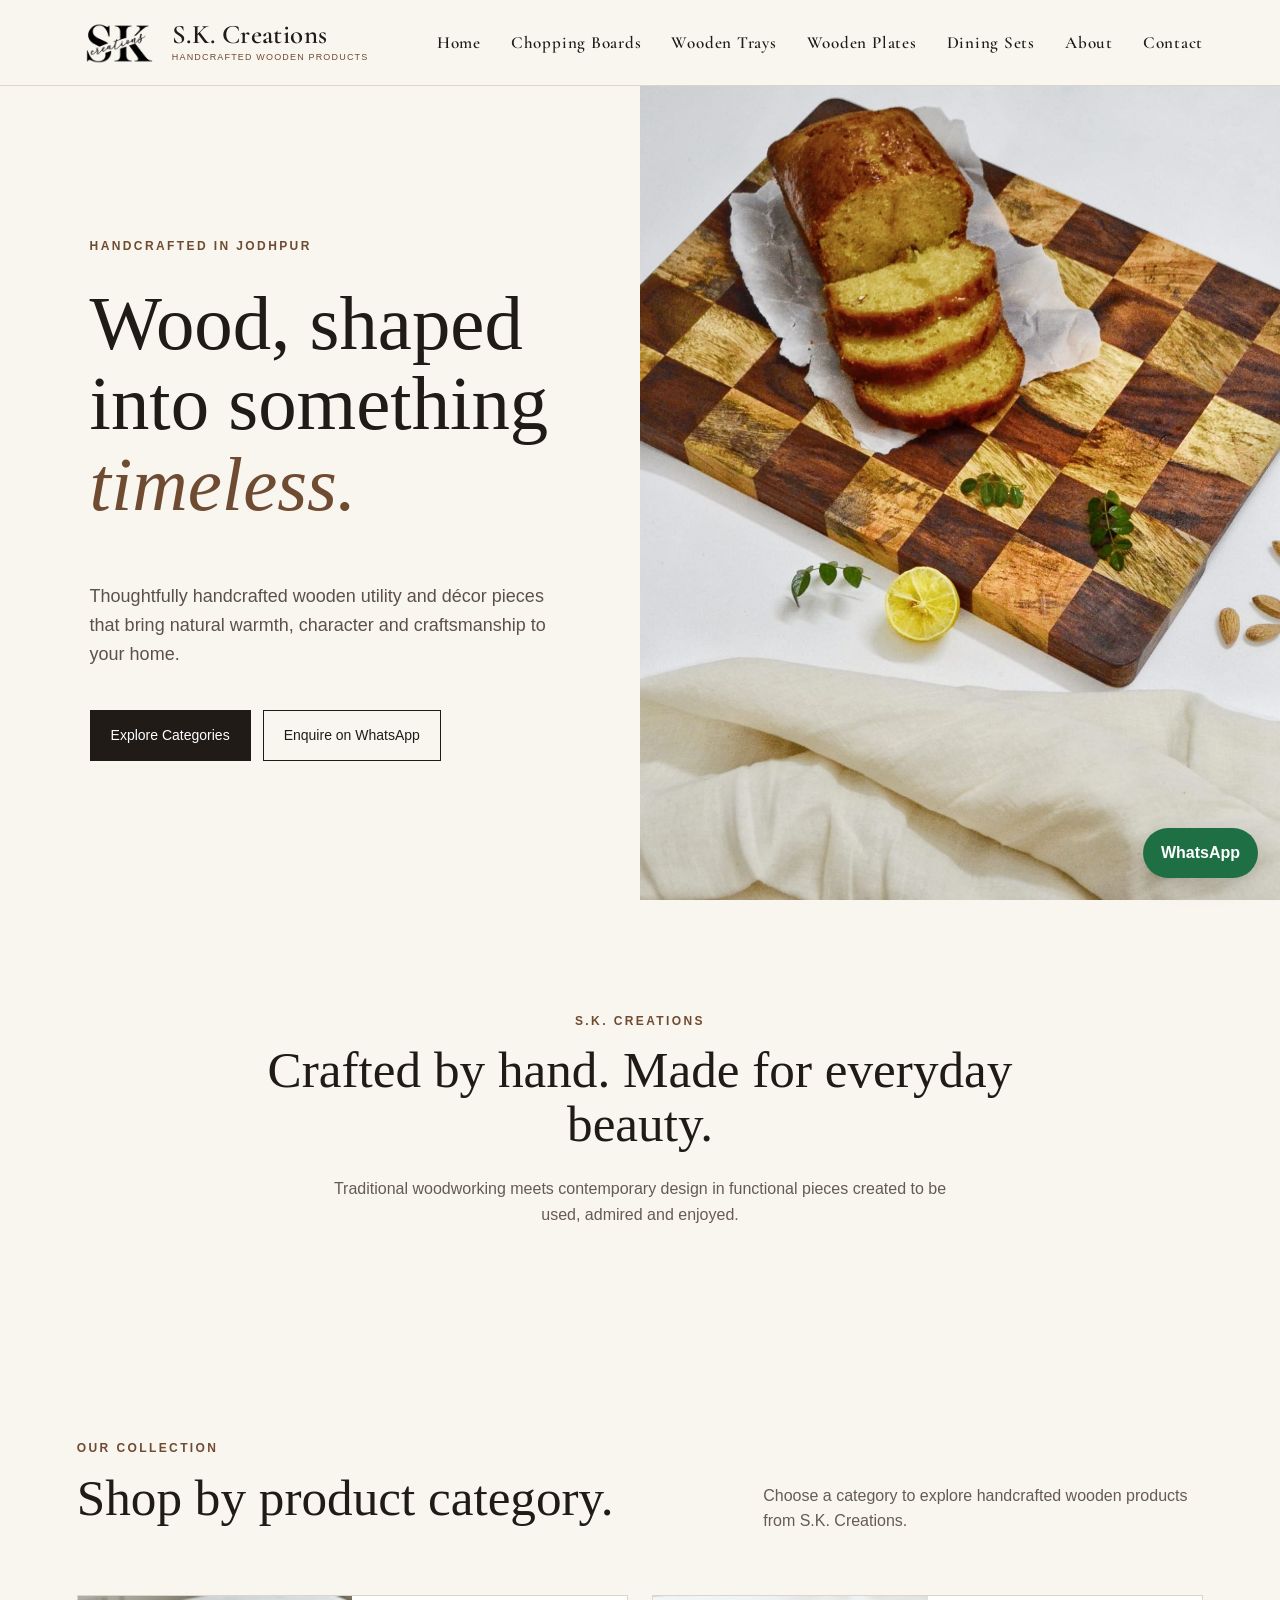
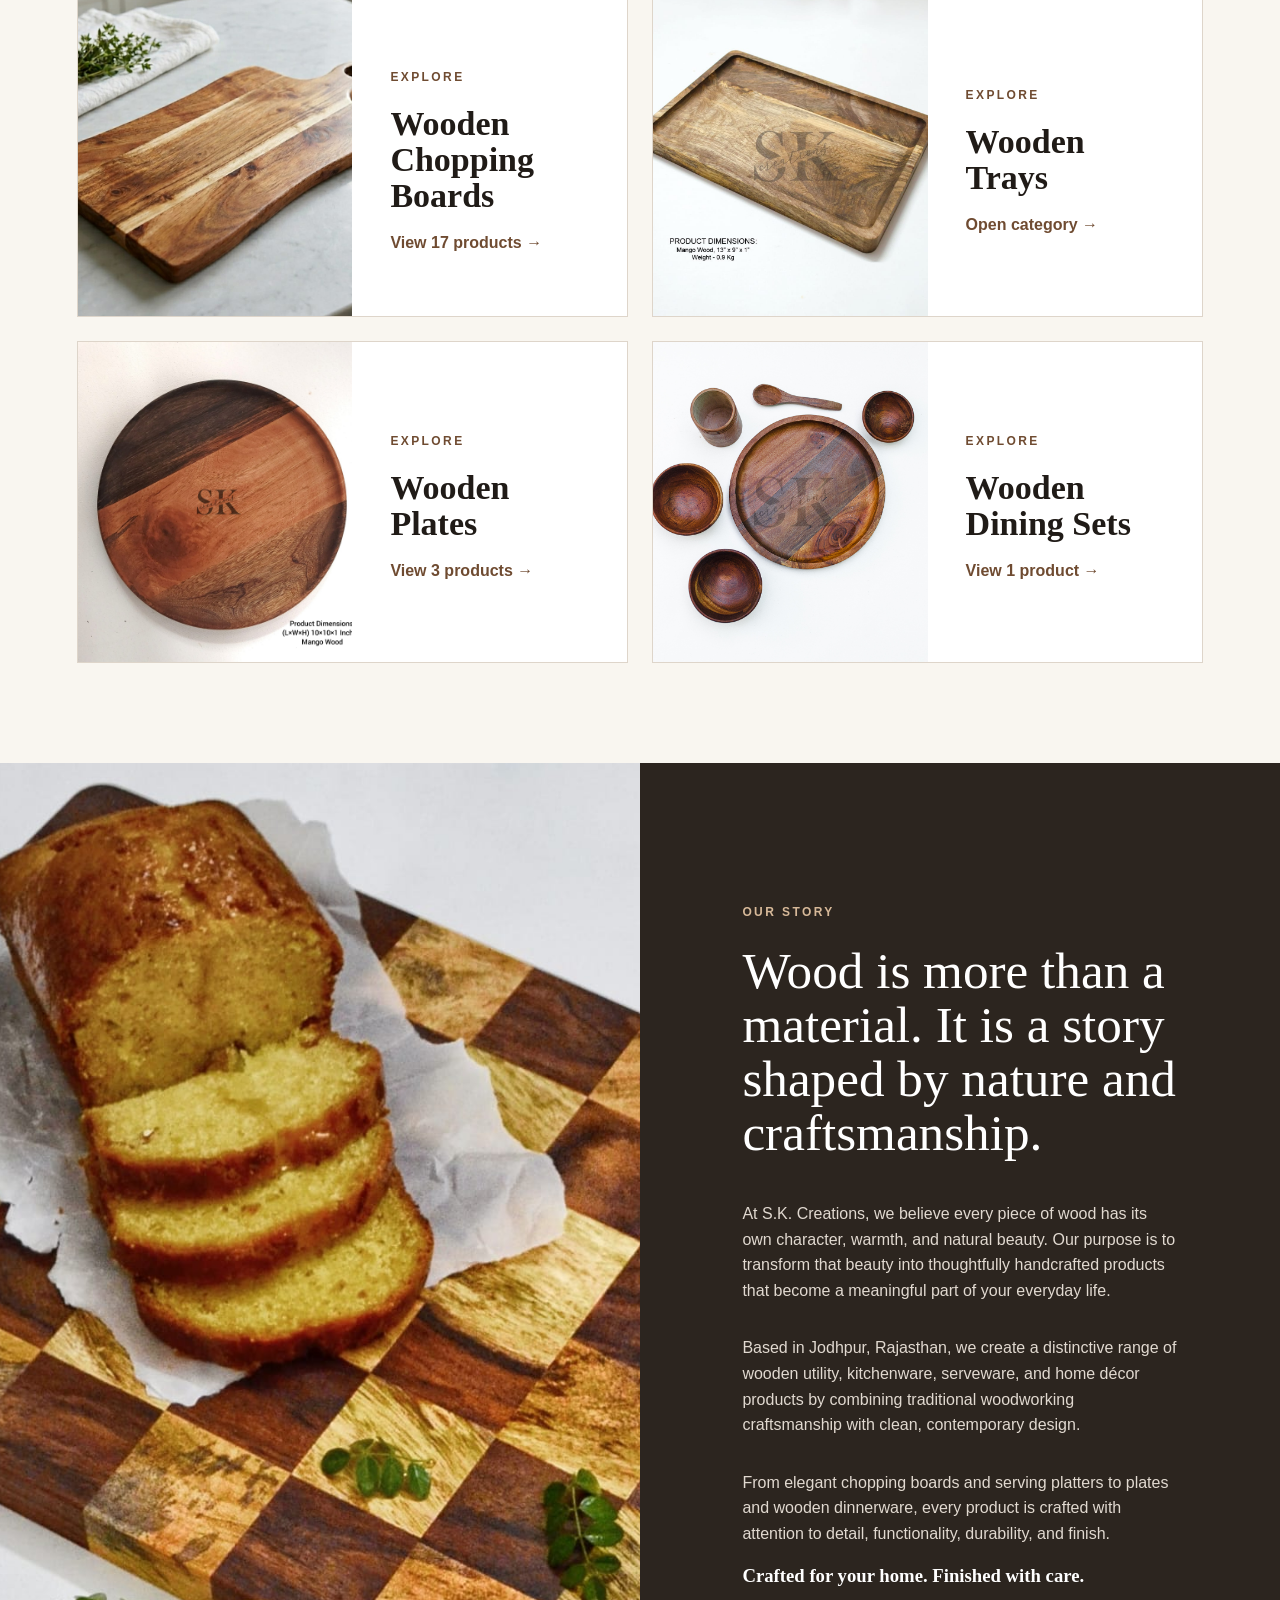
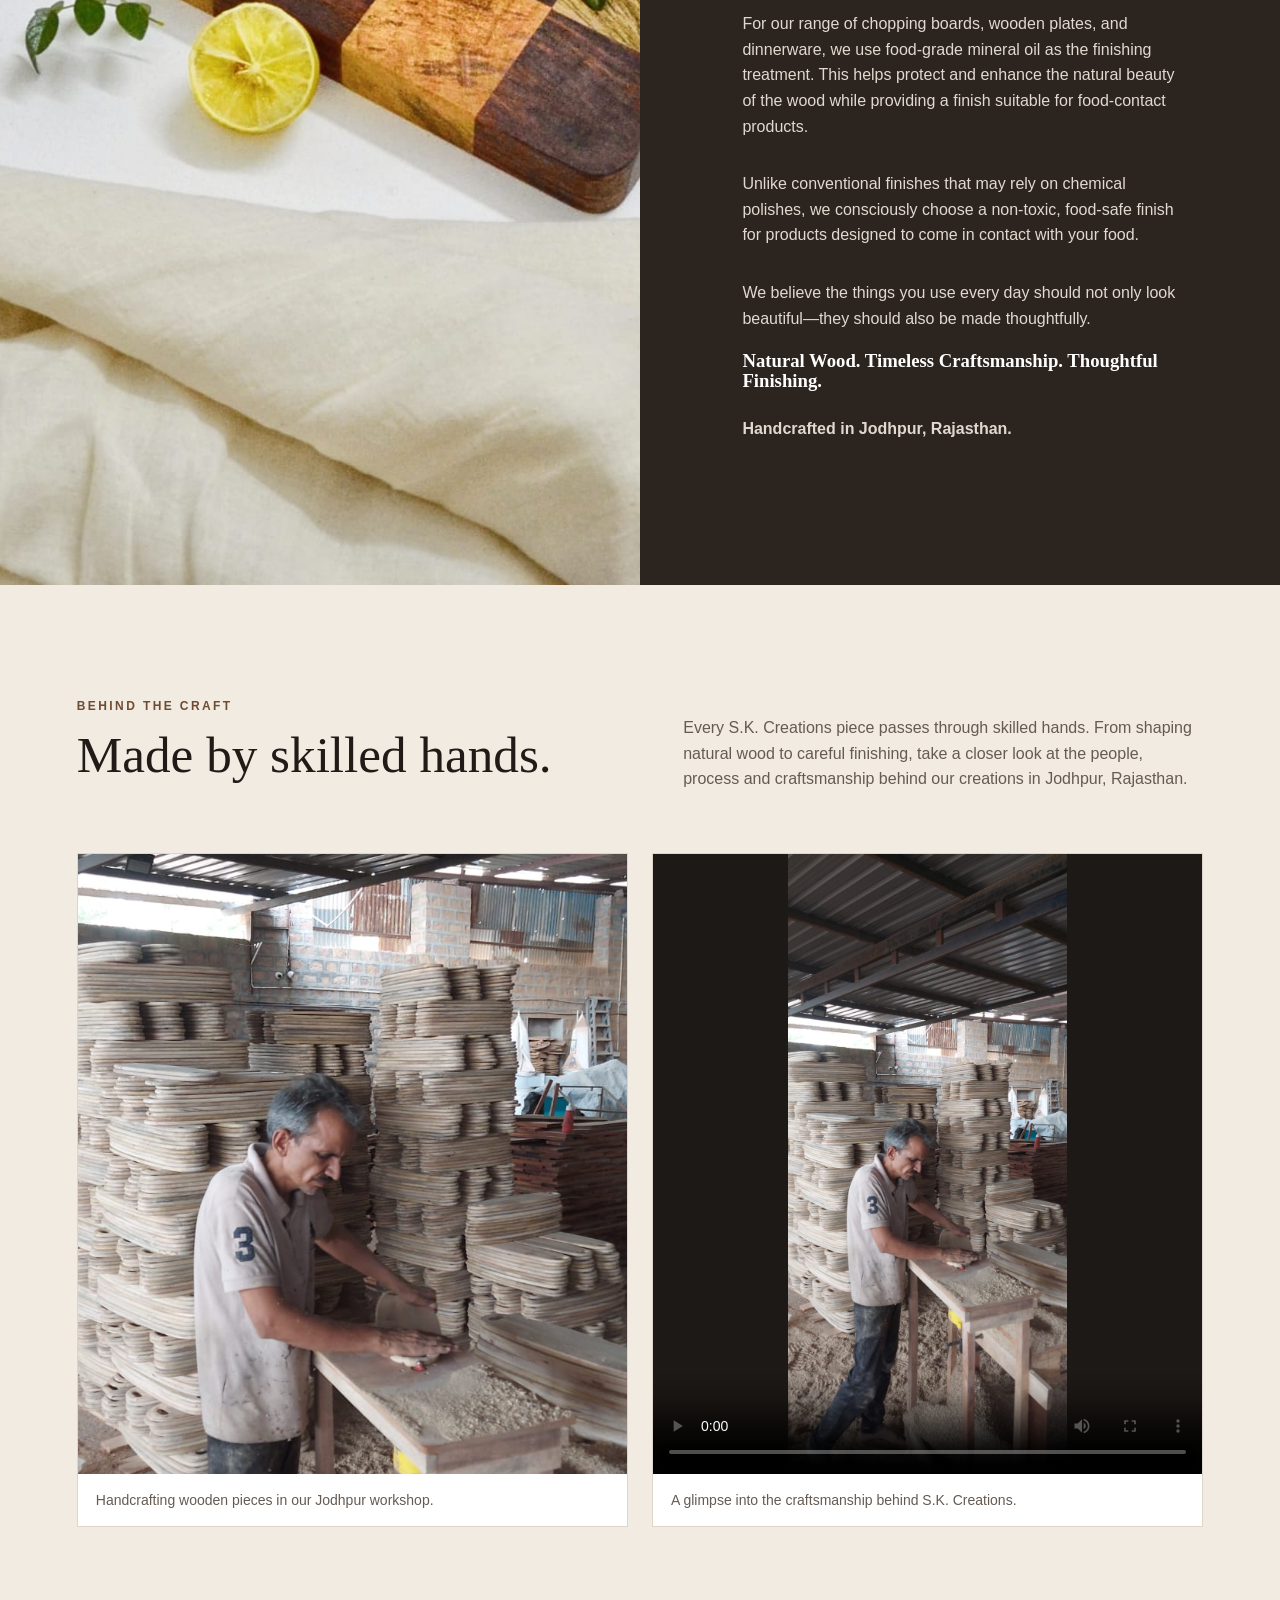
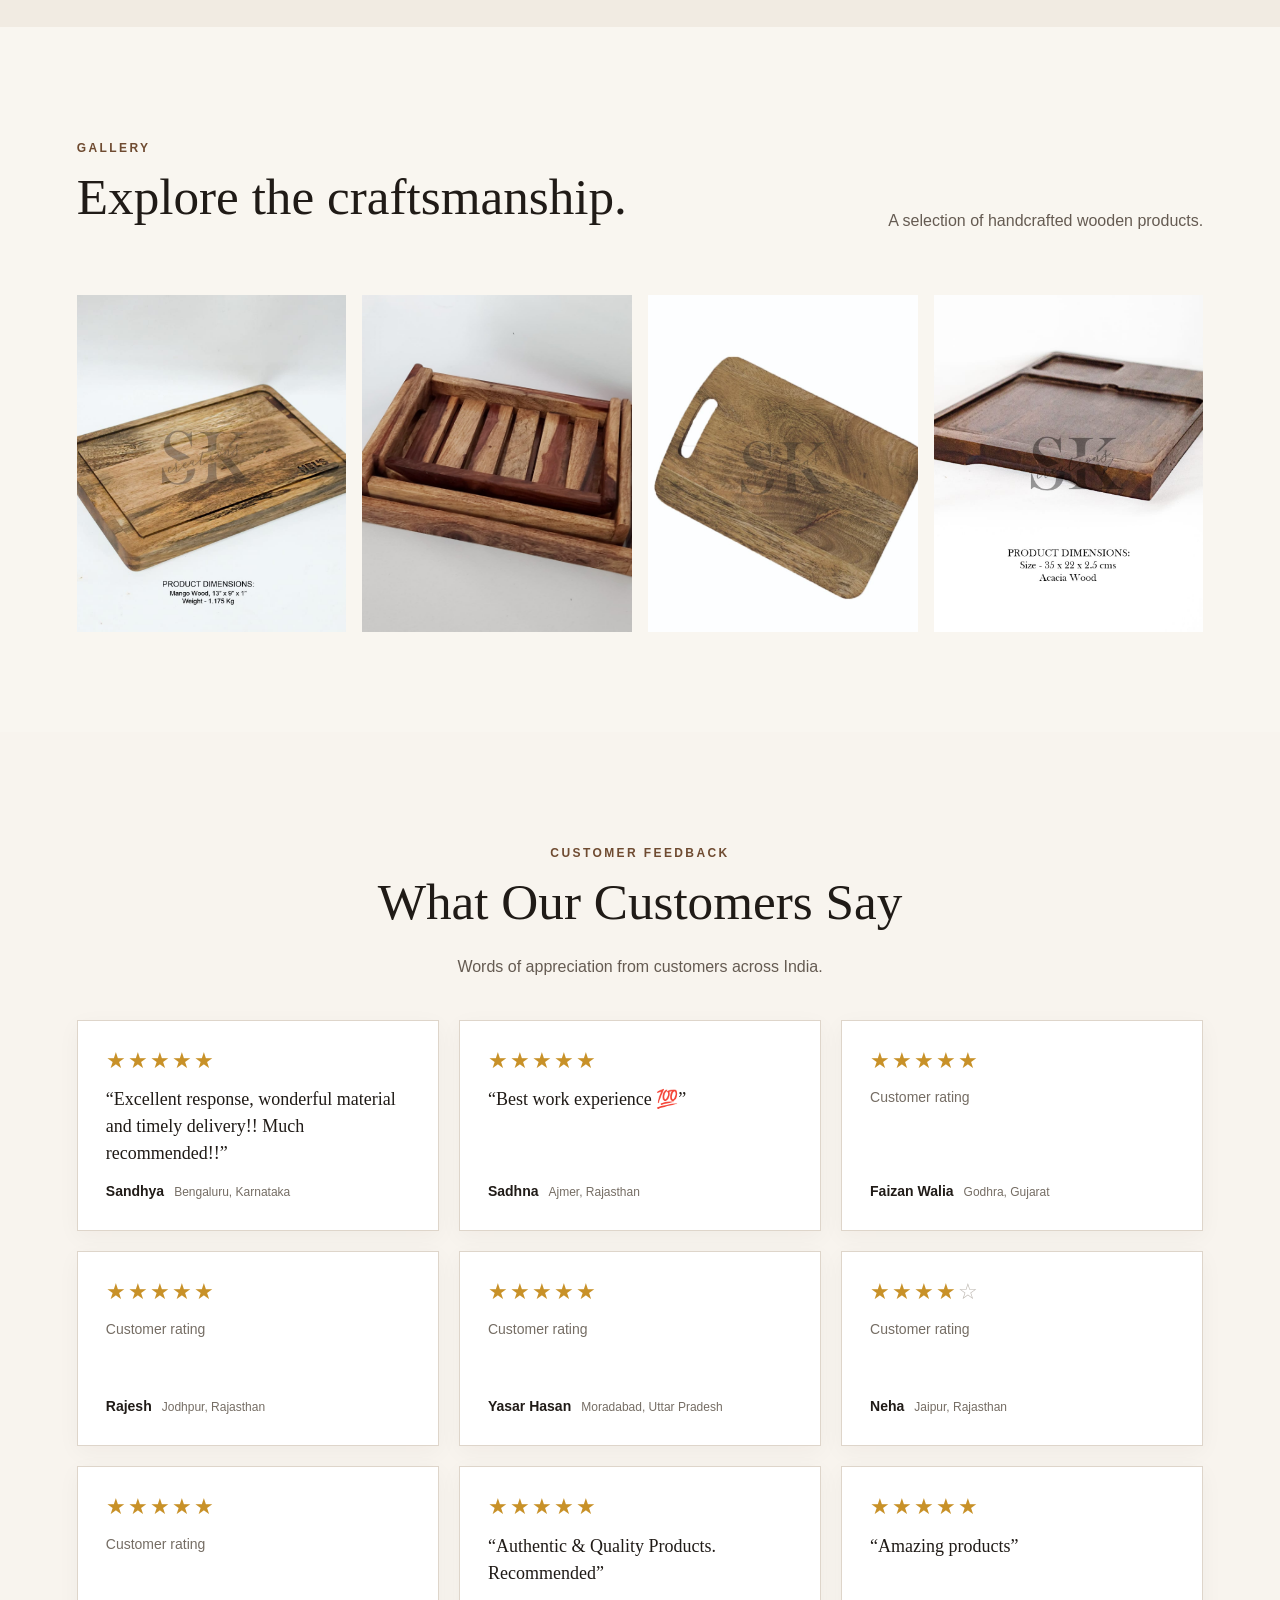
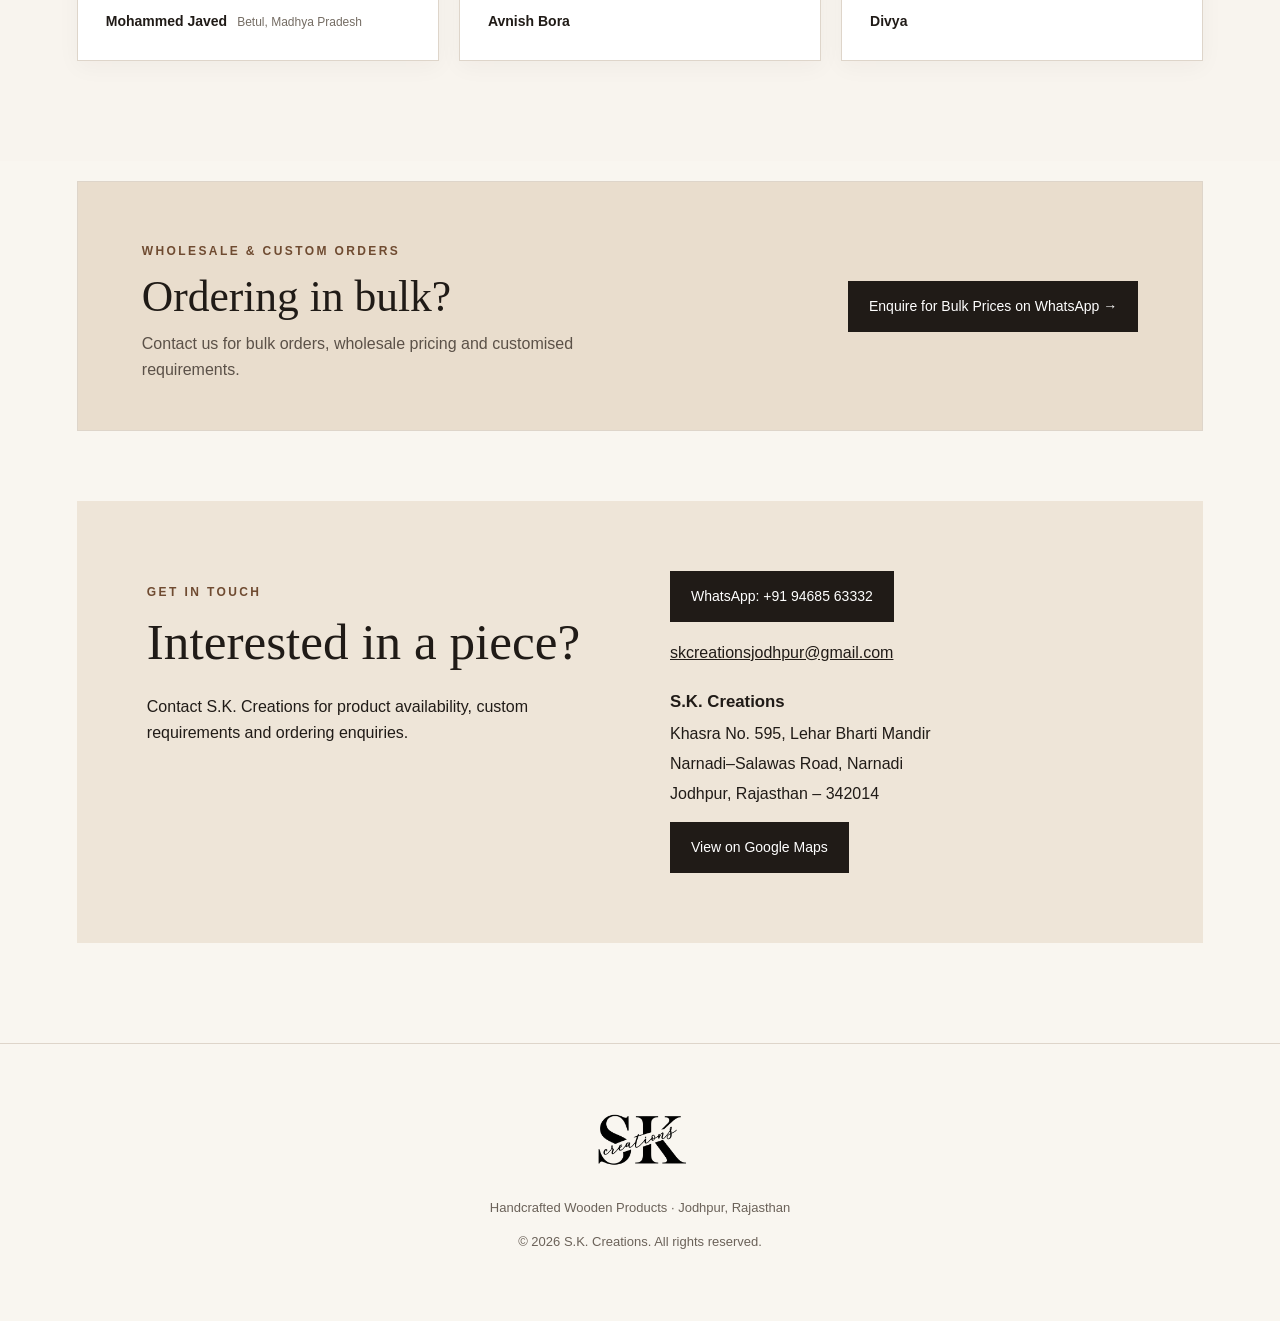
<file: index.html>
<!doctype html>
<html lang="en">
<head>
<meta charset="utf-8"><meta name="viewport" content="width=device-width,initial-scale=1">
<title>S.K. Creations | Handcrafted Wooden Products</title>
<meta name="description" content="S.K. Creations, Jodhpur — handcrafted wooden chopping boards, trays, plates and dining sets.">
<link rel="stylesheet" href="style.css">
</head>
<body>
<header class="header"><a class="brand" href="index.html" aria-label="S.K. Creations homepage"><img src="logo.png" alt="S.K. Creations logo"><span class="brand-identity"><span class="brand-name">S.K. Creations</span><span class="brand-tagline">Handcrafted Wooden Products</span></span></a><button class="menu" aria-label="Open menu">☰</button><nav><a href="index.html">Home</a><a href="chopping-boards.html">Chopping Boards</a><a href="wooden-trays.html">Wooden Trays</a><a href="wooden-plates.html">Wooden Plates</a><a href="wooden-dining-set.html">Dining Sets</a><a href="index.html#about">About</a><a href="index.html#contact">Contact</a></nav></header>
<main>
<section id="home" class="hero"><div class="hero-copy"><p class="eyebrow">HANDCRAFTED IN JODHPUR</p><h1>Wood, shaped into something <em>timeless.</em></h1><p>Thoughtfully handcrafted wooden utility and décor pieces that bring natural warmth, character and craftsmanship to your home.</p><div class="actions"><a class="btn" href="#categories">Explore Categories</a><a class="btn outline wa" data-product="our handcrafted wooden collection" href="#">Enquire on WhatsApp</a></div></div><div class="hero-image"><img src="site-hero.jpeg" alt="Handcrafted wooden serving board"></div></section>
<section class="intro"><p class="eyebrow">S.K. CREATIONS</p><h2>Crafted by hand. Made for everyday beauty.</h2><p>Traditional woodworking meets contemporary design in functional pieces created to be used, admired and enjoyed.</p></section>
<section id="categories" class="section"><div class="section-head"><div><p class="eyebrow">OUR COLLECTION</p><h2>Shop by product category.</h2></div><p>Choose a category to explore handcrafted wooden products from S.K. Creations.</p></div><div class="category-grid">
<a class="category-card" href="chopping-boards.html"><img src="SK-CB-001-main.jpeg" alt="Wooden chopping boards"><div><p class="eyebrow">EXPLORE</p><h3>Wooden Chopping Boards</h3><span>View 17 products →</span></div></a>
<a class="category-card" href="wooden-trays.html"><img src="site-about.jpeg" alt="Wooden trays"><div><p class="eyebrow">EXPLORE</p><h3>Wooden Trays</h3><span>Open category →</span></div></a>
<a class="category-card" href="wooden-plates.html"><img src="SK-WP-001-main.jpeg" alt="Mango wooden round serving plates"><div><p class="eyebrow">EXPLORE</p><h3>Wooden Plates</h3><span>View 3 products →</span></div></a>
<a class="category-card" href="wooden-dining-set.html"><img src="SK-DS-001-main.jpeg" alt="Jamun Wooden Dining Set"><div><p class="eyebrow">EXPLORE</p><h3>Wooden Dining Sets</h3><span>View 1 product →</span></div></a>
</div></section>
<section id="about" class="about"><div class="about-image"><img src="our-story.jpeg" alt="Handcrafted wooden chopping board by S.K. Creations"></div><div class="about-copy"><p class="eyebrow">OUR STORY</p><h2>Wood is more than a material. It is a story shaped by nature and craftsmanship.</h2><p>At S.K. Creations, we believe every piece of wood has its own character, warmth, and natural beauty. Our purpose is to transform that beauty into thoughtfully handcrafted products that become a meaningful part of your everyday life.</p><p>Based in Jodhpur, Rajasthan, we create a distinctive range of wooden utility, kitchenware, serveware, and home décor products by combining traditional woodworking craftsmanship with clean, contemporary design.</p><p>From elegant chopping boards and serving platters to plates and wooden dinnerware, every product is crafted with attention to detail, functionality, durability, and finish.</p><h3>Crafted for your home. Finished with care.</h3><p>For our range of chopping boards, wooden plates, and dinnerware, we use food-grade mineral oil as the finishing treatment. This helps protect and enhance the natural beauty of the wood while providing a finish suitable for food-contact products.</p><p>Unlike conventional finishes that may rely on chemical polishes, we consciously choose a non-toxic, food-safe finish for products designed to come in contact with your food.</p><p>We believe the things you use every day should not only look beautiful—they should also be made thoughtfully.</p><h3>Natural Wood. Timeless Craftsmanship. Thoughtful Finishing.</h3><p class="location">Handcrafted in Jodhpur, Rajasthan.</p></div></section>
<section id="craft" class="section craft-section"><div class="section-head"><div><p class="eyebrow">BEHIND THE CRAFT</p><h2>Made by skilled hands.</h2></div><p>Every S.K. Creations piece passes through skilled hands. From shaping natural wood to careful finishing, take a closer look at the people, process and craftsmanship behind our creations in Jodhpur, Rajasthan.</p></div><div class="craft-media"><figure class="craft-photo"><img src="behind-the-craft-workshop.jpeg" alt="S.K. Creations artisan handcrafting wooden products in the Jodhpur workshop" loading="lazy"><figcaption>Handcrafting wooden pieces in our Jodhpur workshop.</figcaption></figure><figure class="craft-video"><video controls preload="metadata" playsinline poster="behind-the-craft-workshop.jpeg"><source src="behind-the-craft-workshop.mp4" type="video/mp4">Your browser does not support embedded video.</video><figcaption>A glimpse into the craftsmanship behind S.K. Creations.</figcaption></figure></div></section>
<section id="gallery" class="section gallery gallery-simple">
<div class="section-head"><div><p class="eyebrow">GALLERY</p><h2>Explore the craftsmanship.</h2></div><p>A selection of handcrafted wooden products.</p></div>
<div class="simple-gallery-grid">
<img src="site-gallery-5.jpeg" alt="Handcrafted wooden board" loading="lazy">
<img src="site-gallery-12.jpeg" alt="Handcrafted wooden tray" loading="lazy">
<img src="site-gallery-7.jpeg" alt="Natural wooden serving board" loading="lazy">
<img src="site-gallery-13.jpeg" alt="Wooden serveware" loading="lazy">
</div></section>
<section id="reviews" class="section reviews-section" aria-labelledby="reviews-heading"><div class="reviews-heading"><p class="eyebrow">CUSTOMER FEEDBACK</p><h2 id="reviews-heading">What Our Customers Say</h2><p>Words of appreciation from customers across India.</p></div><div class="reviews-grid"><article class="review-card"><div class="review-stars" aria-label="5 out of 5 stars">★★★★★<span class="unfilled"></span></div><p class="review-quote">“Excellent response, wonderful material and timely delivery!! Much recommended!!”</p><div class="review-person"><strong>Sandhya</strong><span class="review-location">Bengaluru, Karnataka</span></div></article>
<article class="review-card"><div class="review-stars" aria-label="5 out of 5 stars">★★★★★<span class="unfilled"></span></div><p class="review-quote">“Best work experience 💯”</p><div class="review-person"><strong>Sadhna</strong><span class="review-location">Ajmer, Rajasthan</span></div></article>
<article class="review-card"><div class="review-stars" aria-label="5 out of 5 stars">★★★★★<span class="unfilled"></span></div><p class="review-rating-only">Customer rating</p><div class="review-person"><strong>Faizan Walia</strong><span class="review-location">Godhra, Gujarat</span></div></article>
<article class="review-card"><div class="review-stars" aria-label="5 out of 5 stars">★★★★★<span class="unfilled"></span></div><p class="review-rating-only">Customer rating</p><div class="review-person"><strong>Rajesh</strong><span class="review-location">Jodhpur, Rajasthan</span></div></article>
<article class="review-card"><div class="review-stars" aria-label="5 out of 5 stars">★★★★★<span class="unfilled"></span></div><p class="review-rating-only">Customer rating</p><div class="review-person"><strong>Yasar Hasan</strong><span class="review-location">Moradabad, Uttar Pradesh</span></div></article>
<article class="review-card"><div class="review-stars" aria-label="4 out of 5 stars">★★★★<span class="unfilled">☆</span></div><p class="review-rating-only">Customer rating</p><div class="review-person"><strong>Neha</strong><span class="review-location">Jaipur, Rajasthan</span></div></article>
<article class="review-card"><div class="review-stars" aria-label="5 out of 5 stars">★★★★★<span class="unfilled"></span></div><p class="review-rating-only">Customer rating</p><div class="review-person"><strong>Mohammed Javed</strong><span class="review-location">Betul, Madhya Pradesh</span></div></article>
<article class="review-card"><div class="review-stars" aria-label="5 out of 5 stars">★★★★★<span class="unfilled"></span></div><p class="review-quote">“Authentic &amp; Quality Products. Recommended”</p><div class="review-person"><strong>Avnish Bora</strong></div></article>
<article class="review-card"><div class="review-stars" aria-label="5 out of 5 stars">★★★★★<span class="unfilled"></span></div><p class="review-quote">“Amazing products”</p><div class="review-person"><strong>Divya</strong></div></article></div></section>
<section class="bulk-banner" aria-labelledby="bulk-heading"><div><p class="eyebrow">WHOLESALE &amp; CUSTOM ORDERS</p><h2 id="bulk-heading">Ordering in bulk?</h2><p>Contact us for bulk orders, wholesale pricing and customised requirements.</p></div><a class="btn wa" data-product="bulk orders and wholesale pricing" href="#">Enquire for Bulk Prices on WhatsApp →</a></section>
<section id="contact" class="contact"><div><p class="eyebrow">GET IN TOUCH</p><h2>Interested in a piece?</h2><p>Contact S.K. Creations for product availability, custom requirements and ordering enquiries.</p></div><div class="contact-card"><a class="btn wa" data-product="S.K. Creations products" href="#">WhatsApp: +91 94685 63332</a><a href="mailto:skcreationsjodhpur@gmail.com">skcreationsjodhpur@gmail.com</a><div class="contact-address"><strong>S.K. Creations</strong><span>Khasra No. 595, Lehar Bharti Mandir</span><span>Narnadi–Salawas Road, Narnadi</span><span>Jodhpur, Rajasthan – 342014</span><a class="btn map-btn" href="https://www.google.com/maps/search/S.K.%20CREATIONS/@26.1501,72.9164,17z?hl=en" target="_blank" rel="noopener noreferrer">View on Google Maps</a></div></div></section>
</main>
<footer><img src="logo.png" alt="S.K. Creations"><p>Handcrafted Wooden Products · Jodhpur, Rajasthan</p><p>© <span id="year"></span> S.K. Creations. All rights reserved.</p></footer>
<a class="floating-wa wa" data-product="S.K. Creations products" href="#" aria-label="Chat on WhatsApp">WhatsApp</a>
<script src="script.js"></script>
</body></html>
</file>
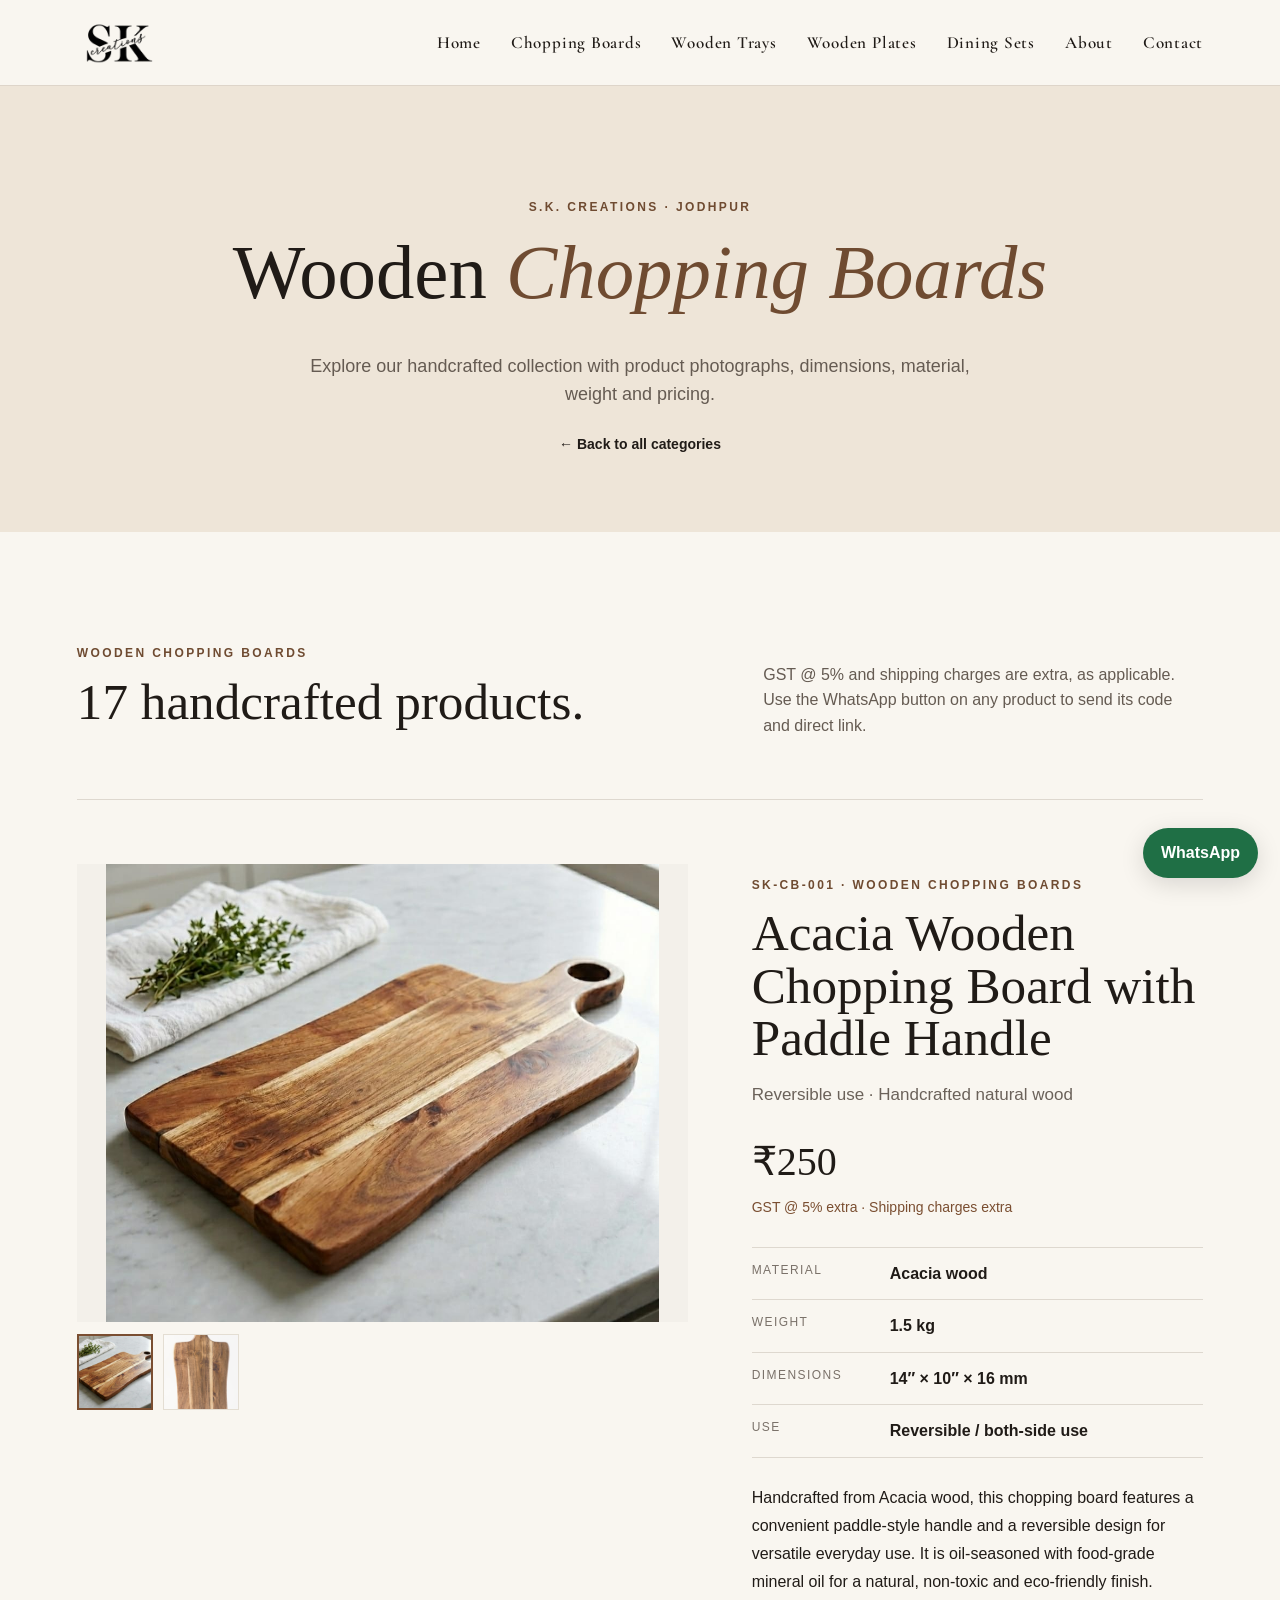
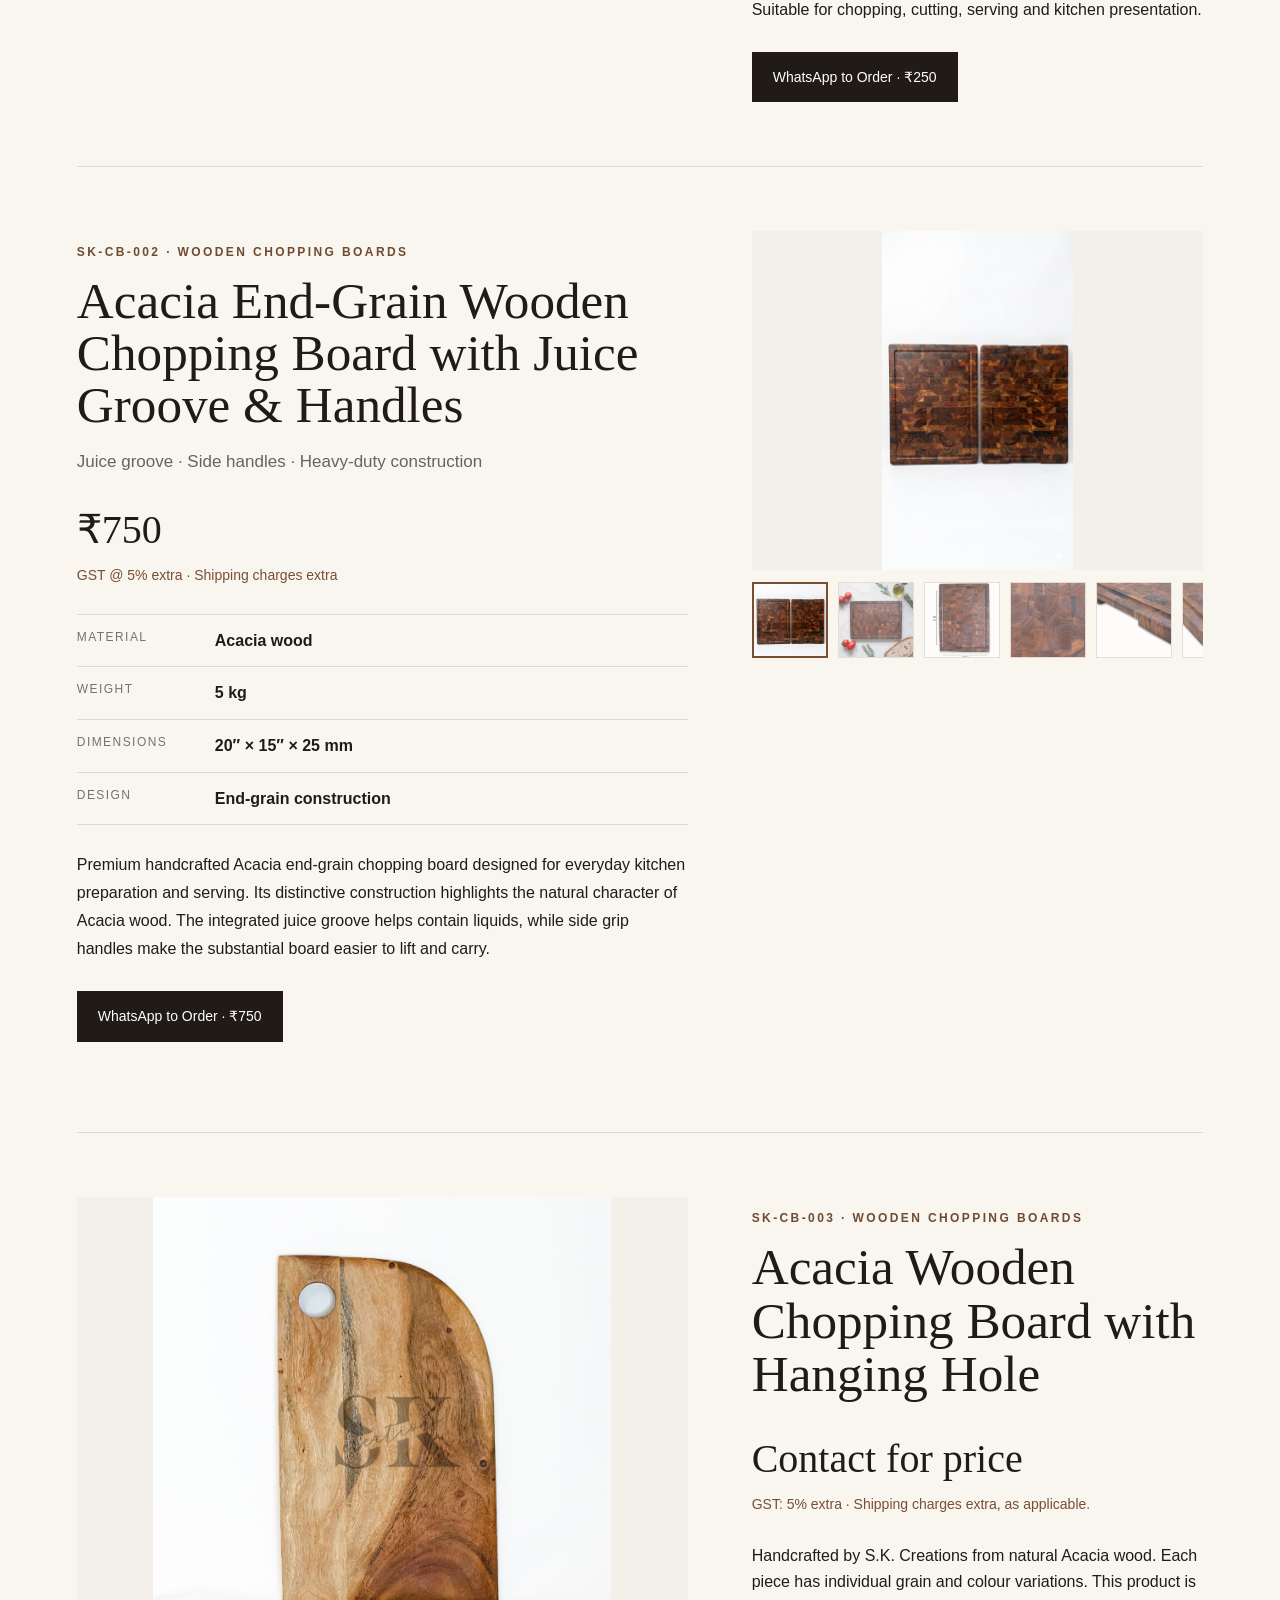
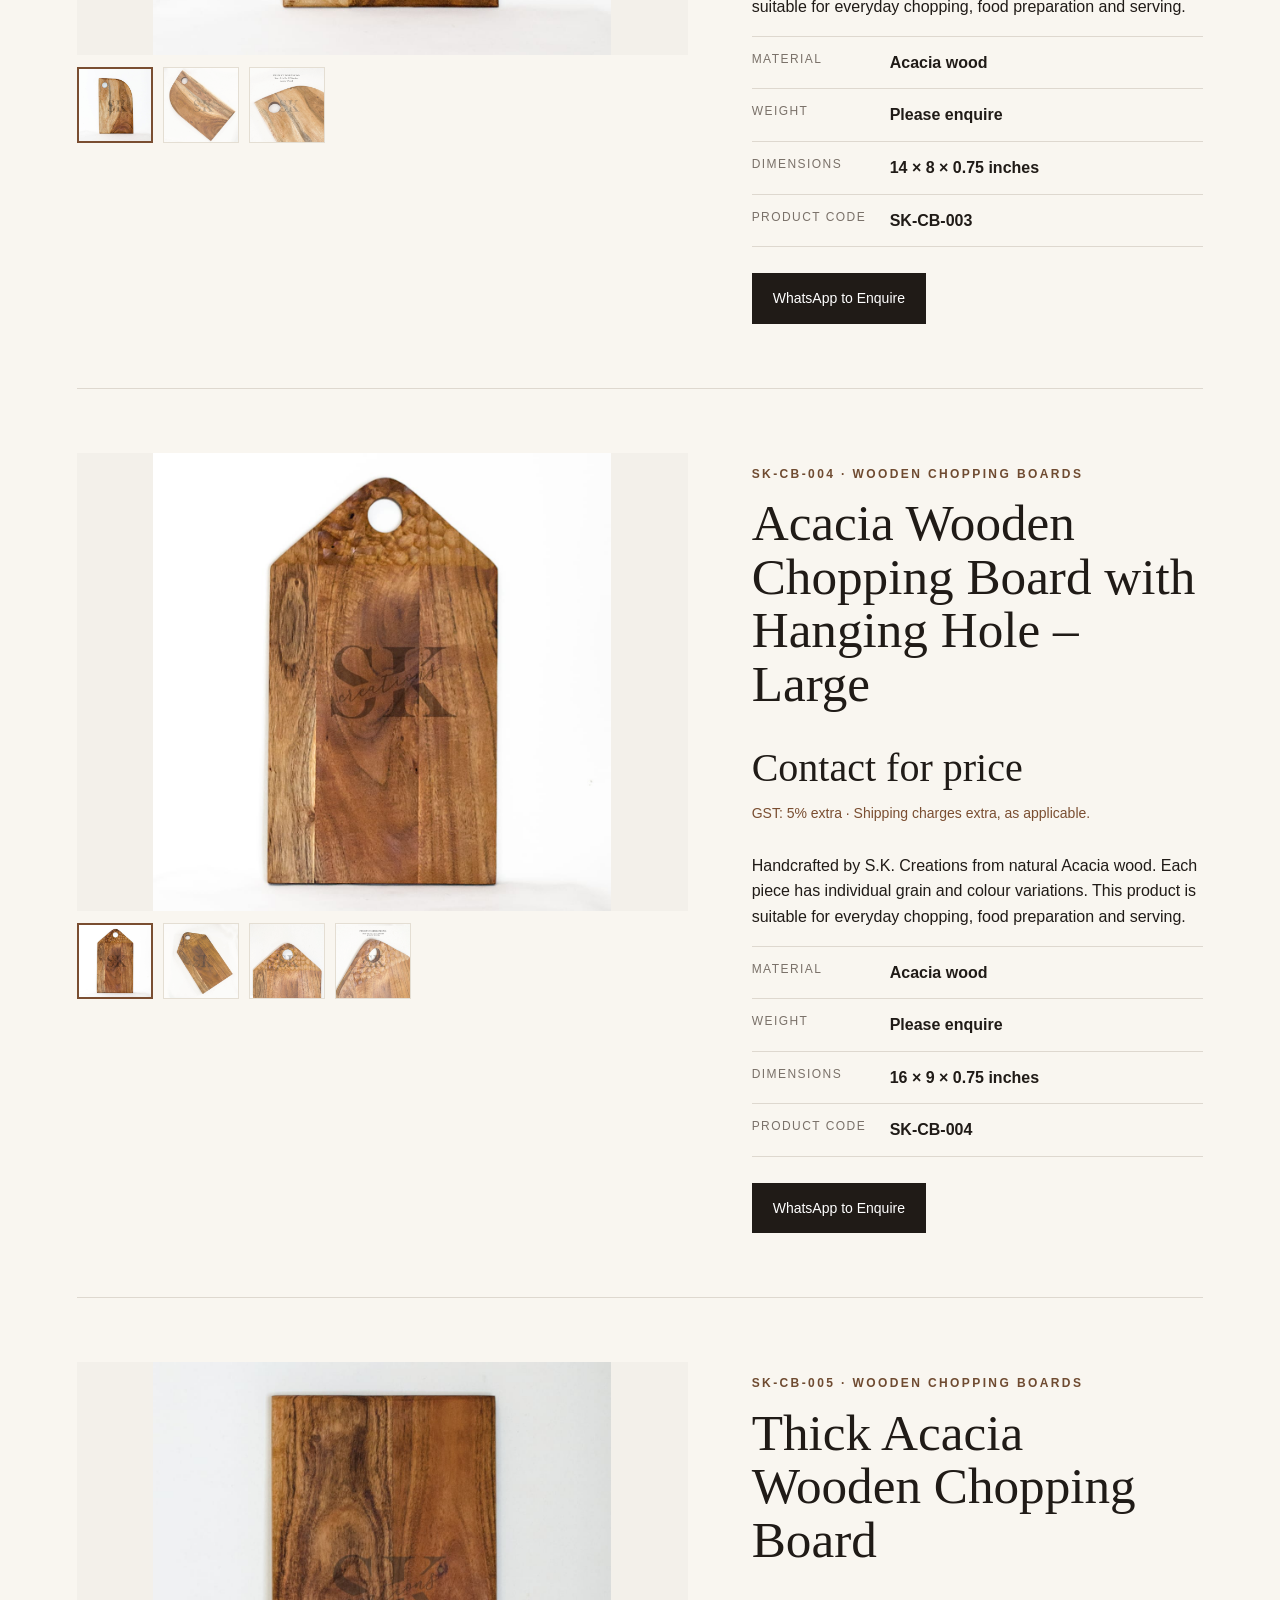
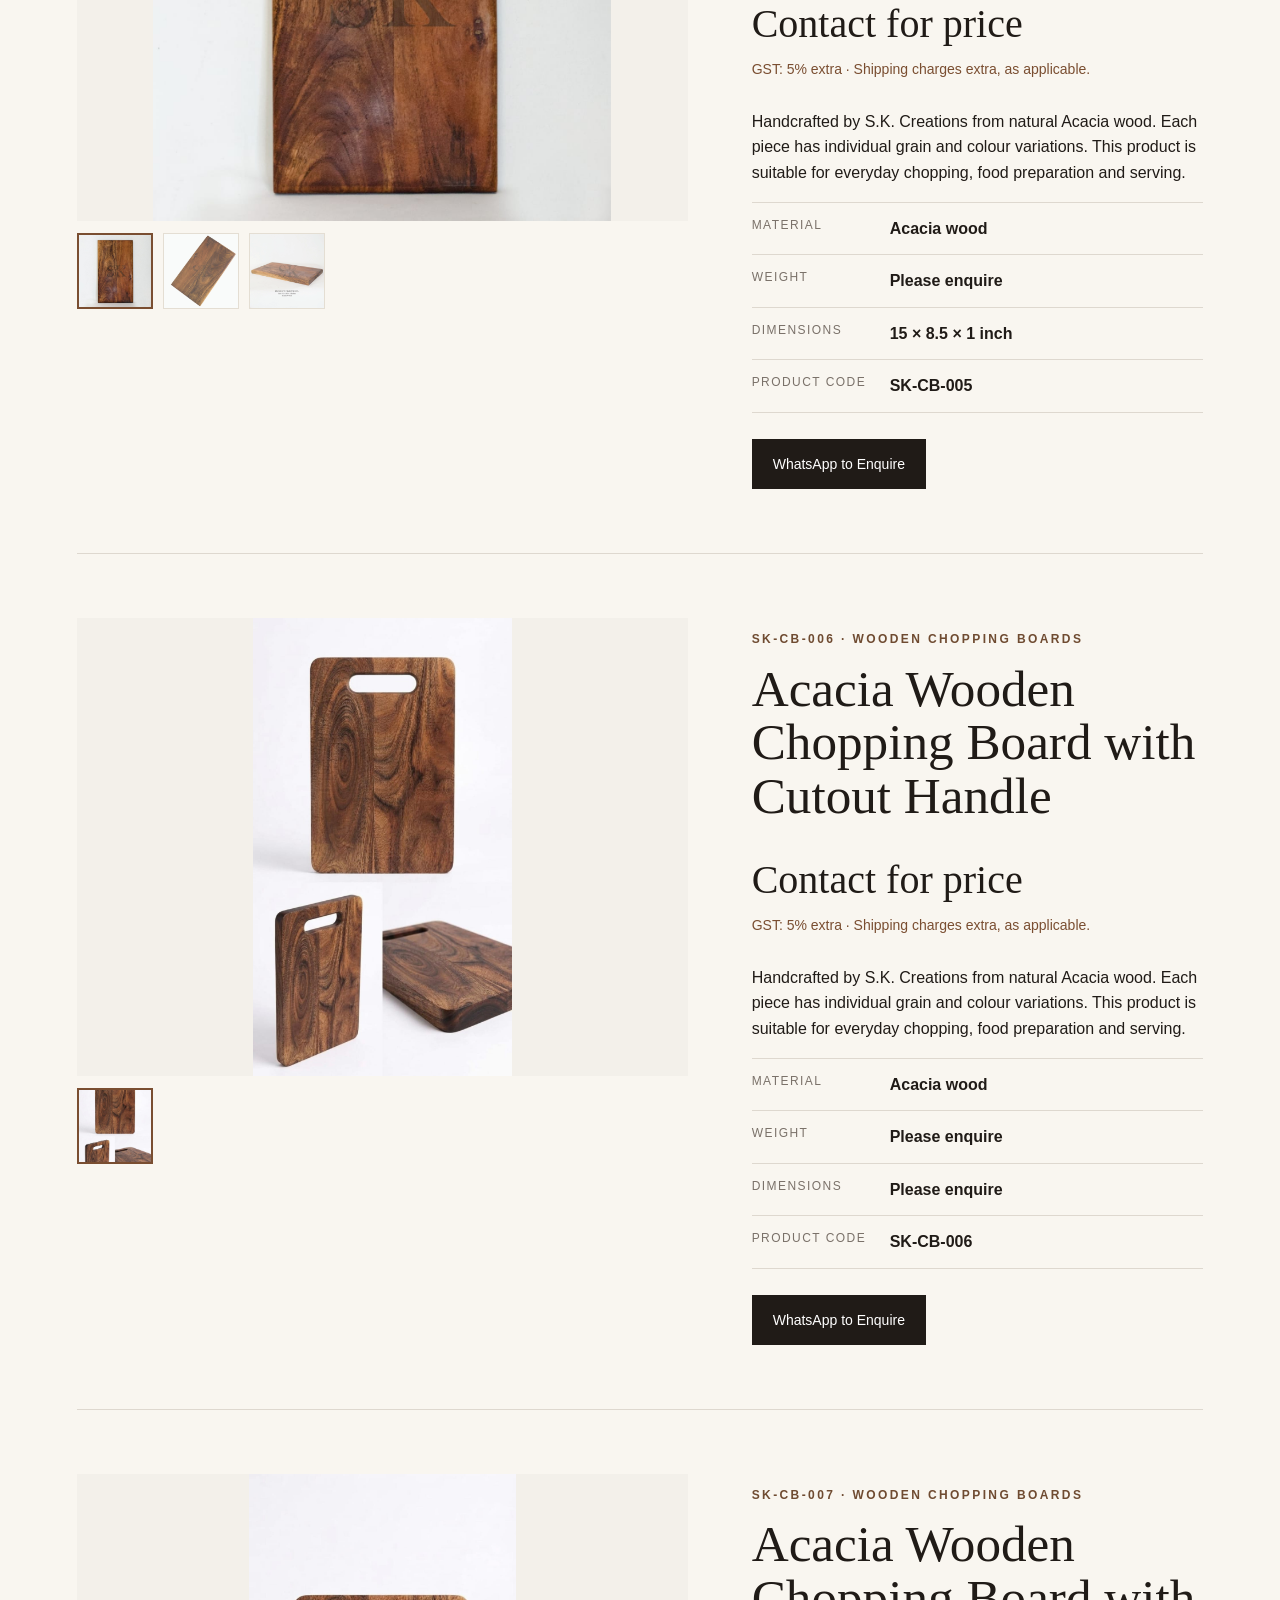
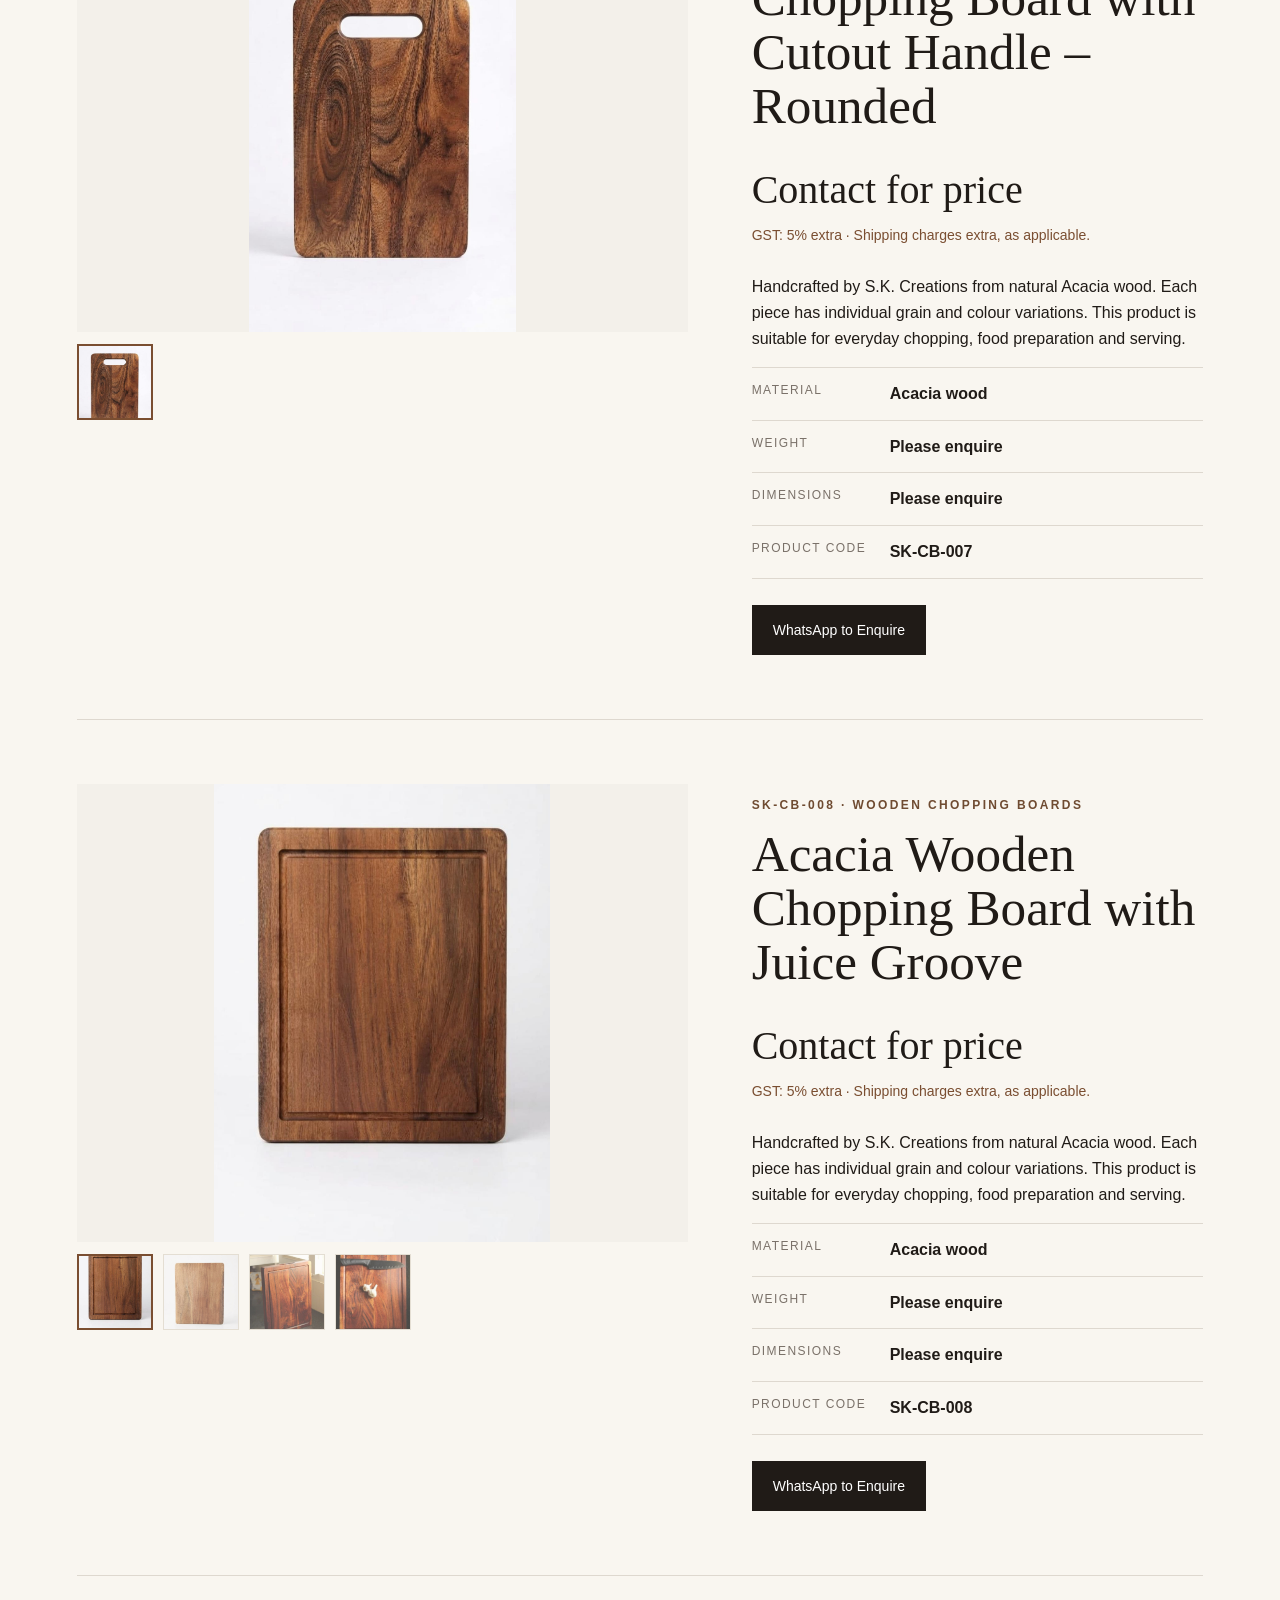
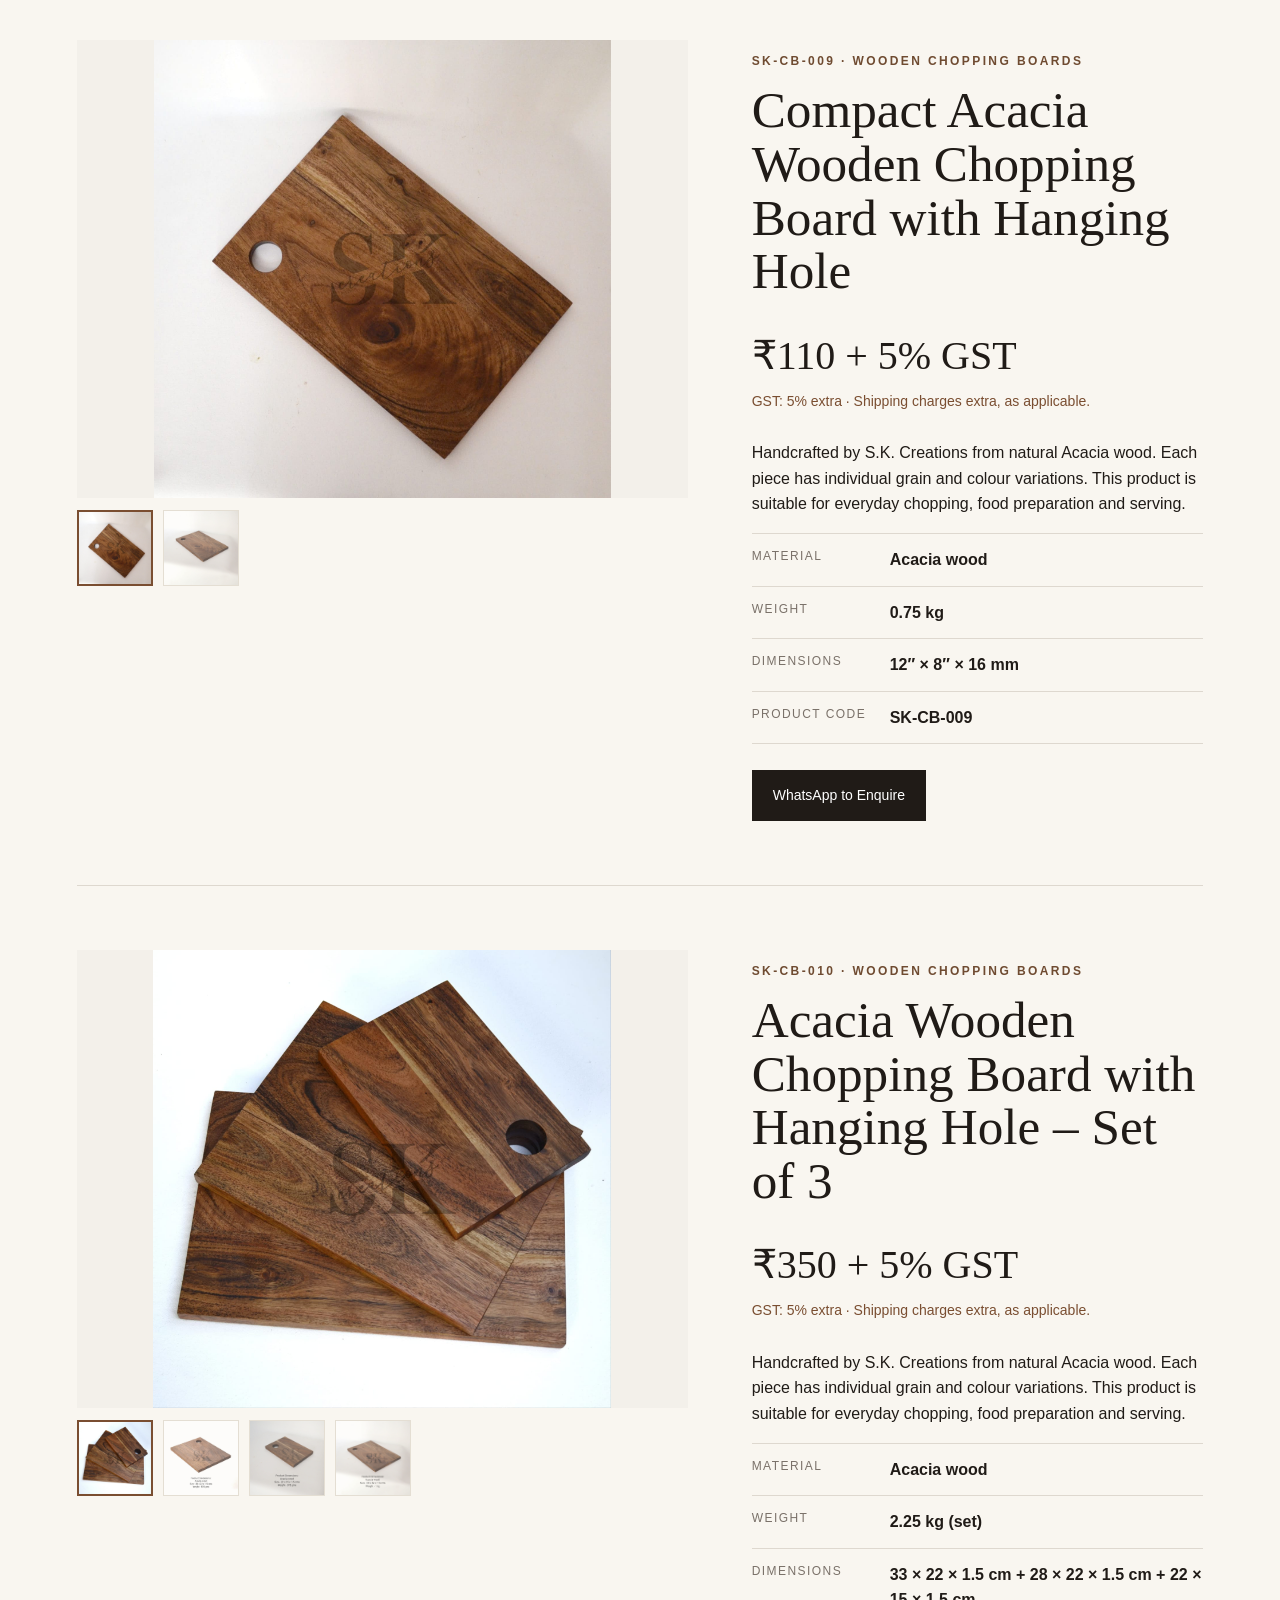
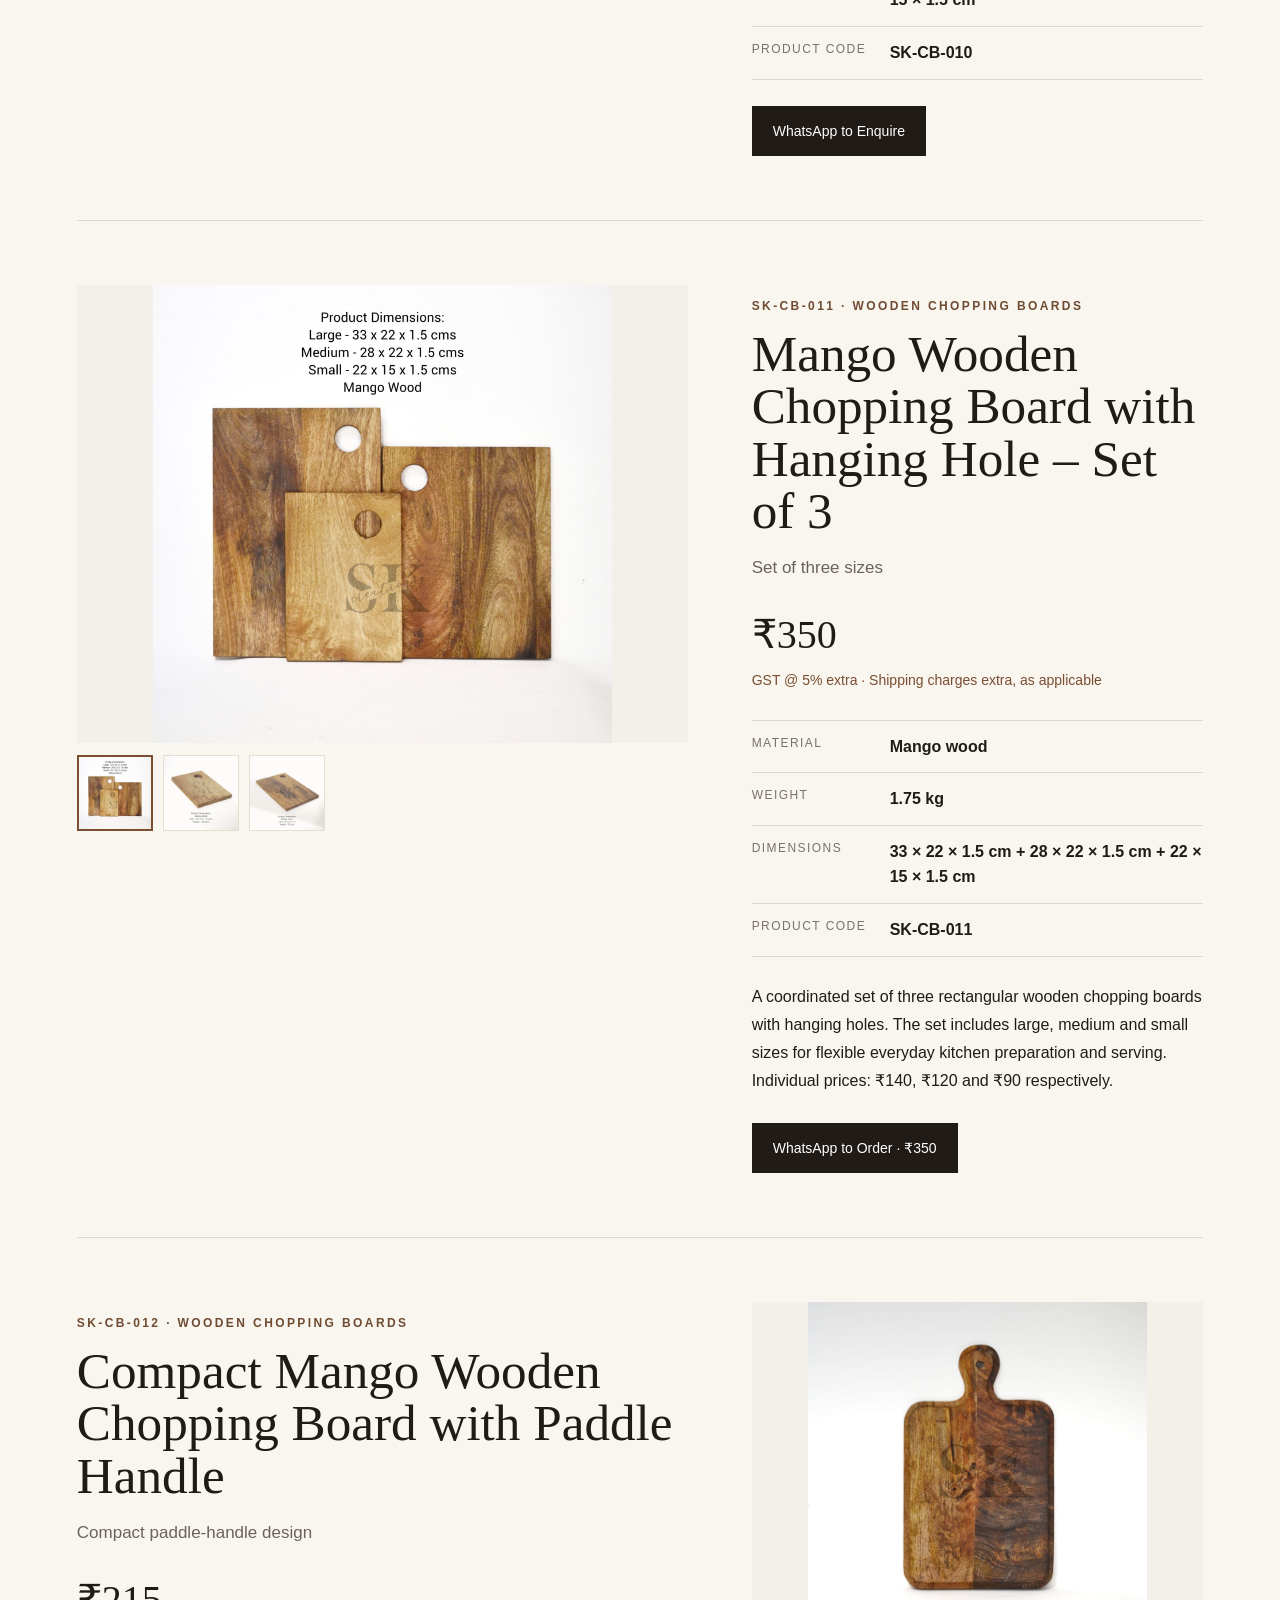
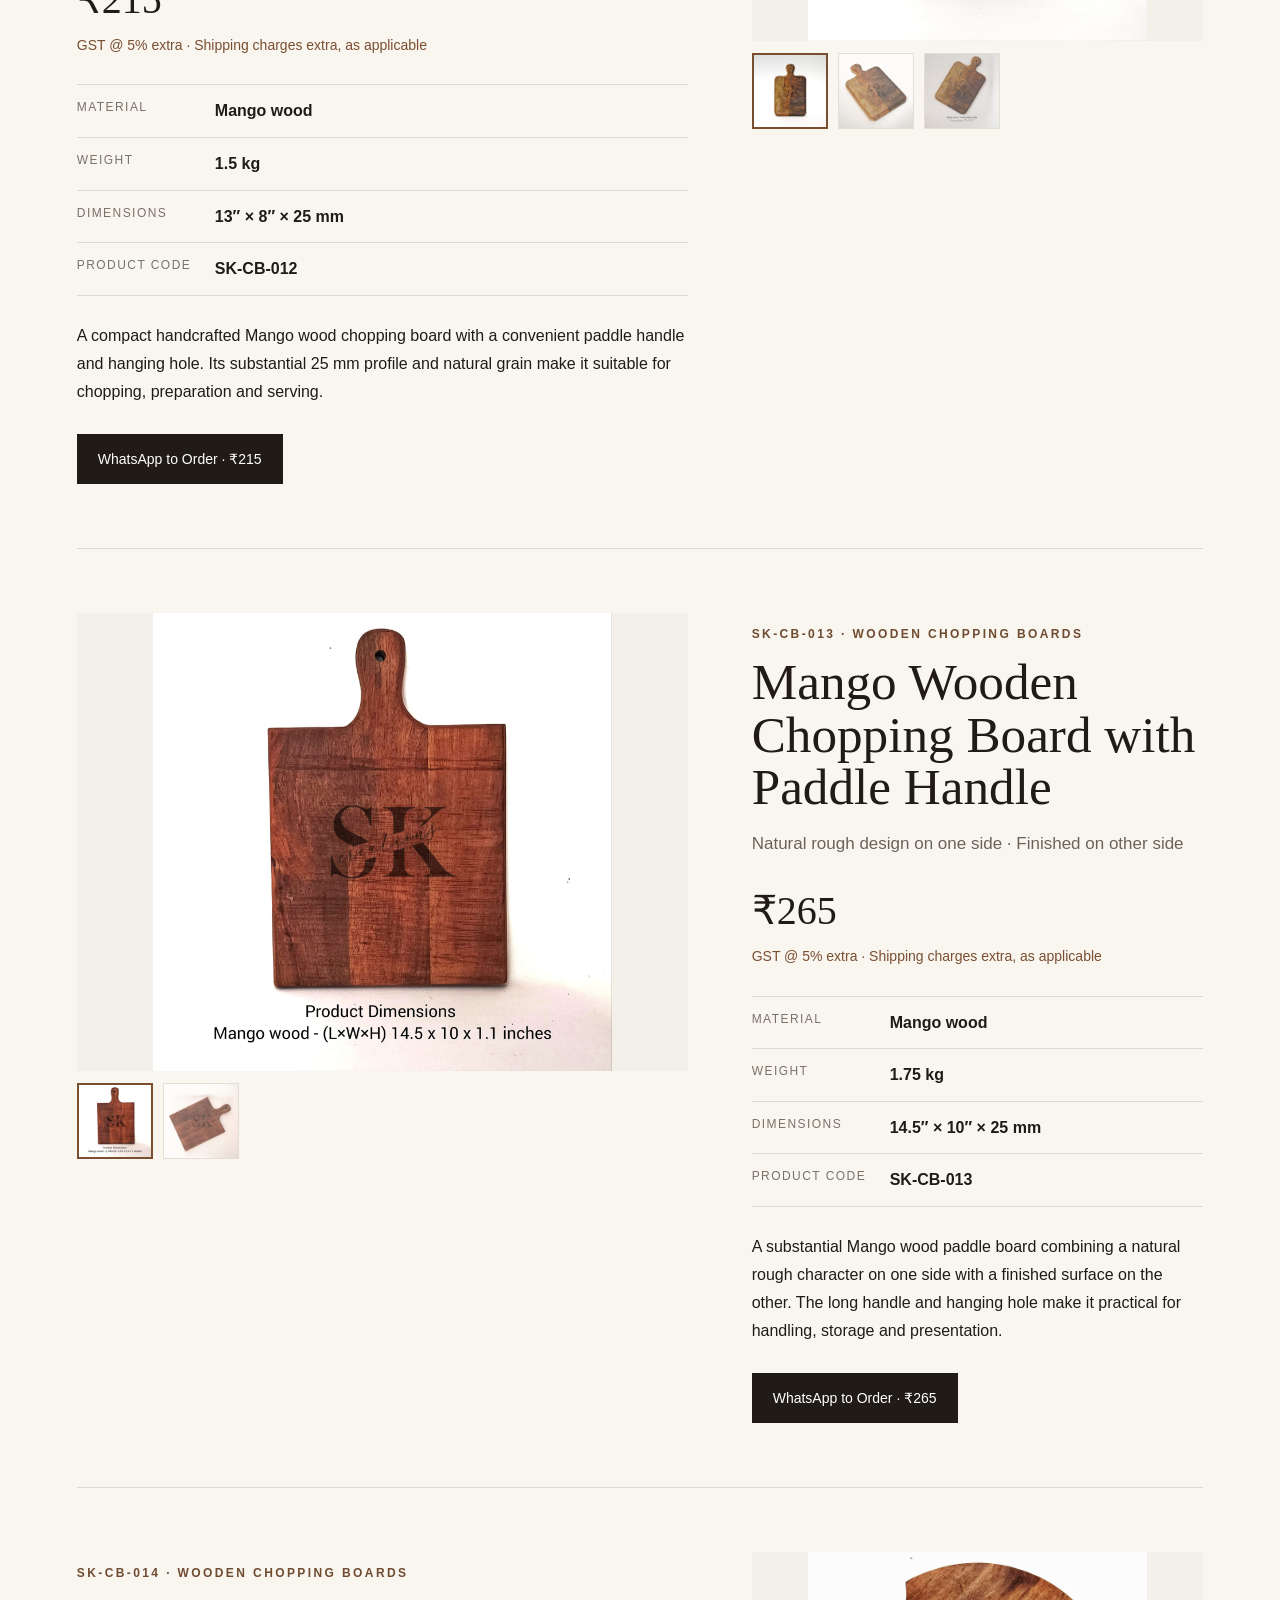
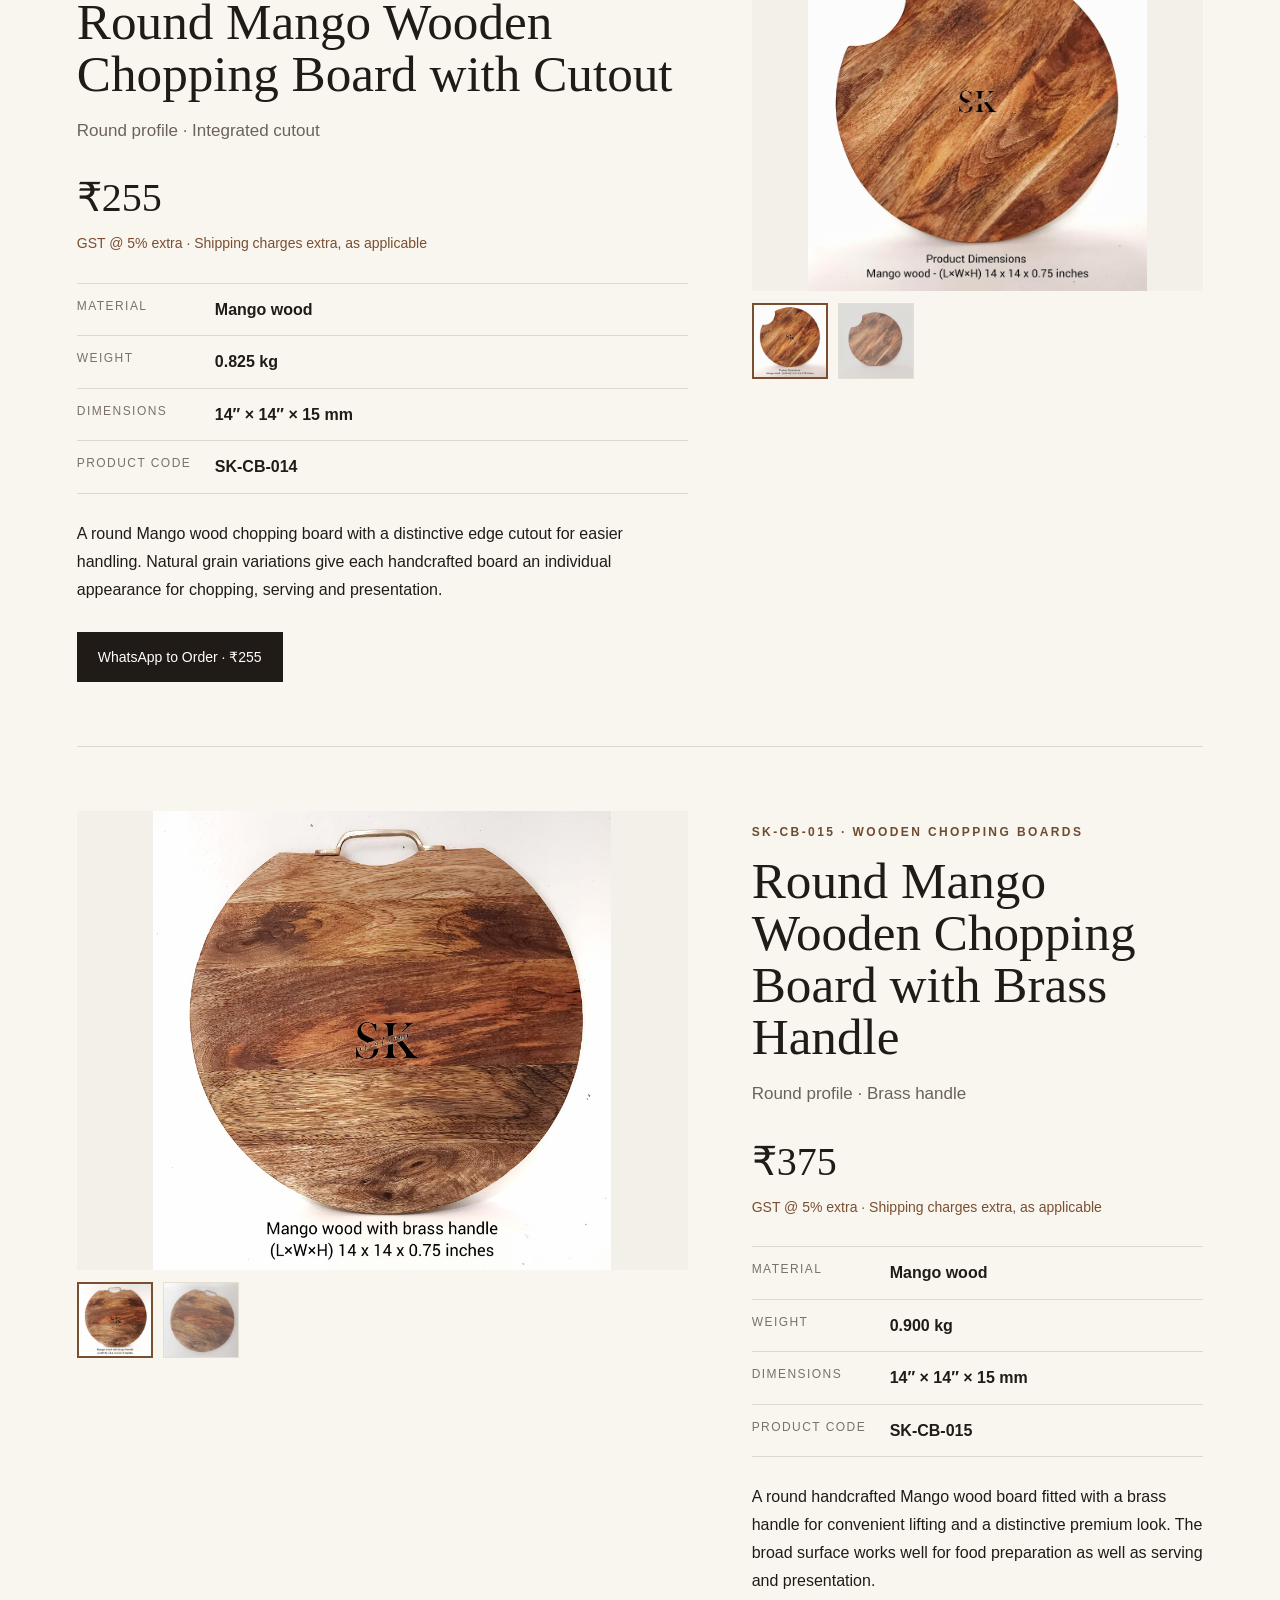
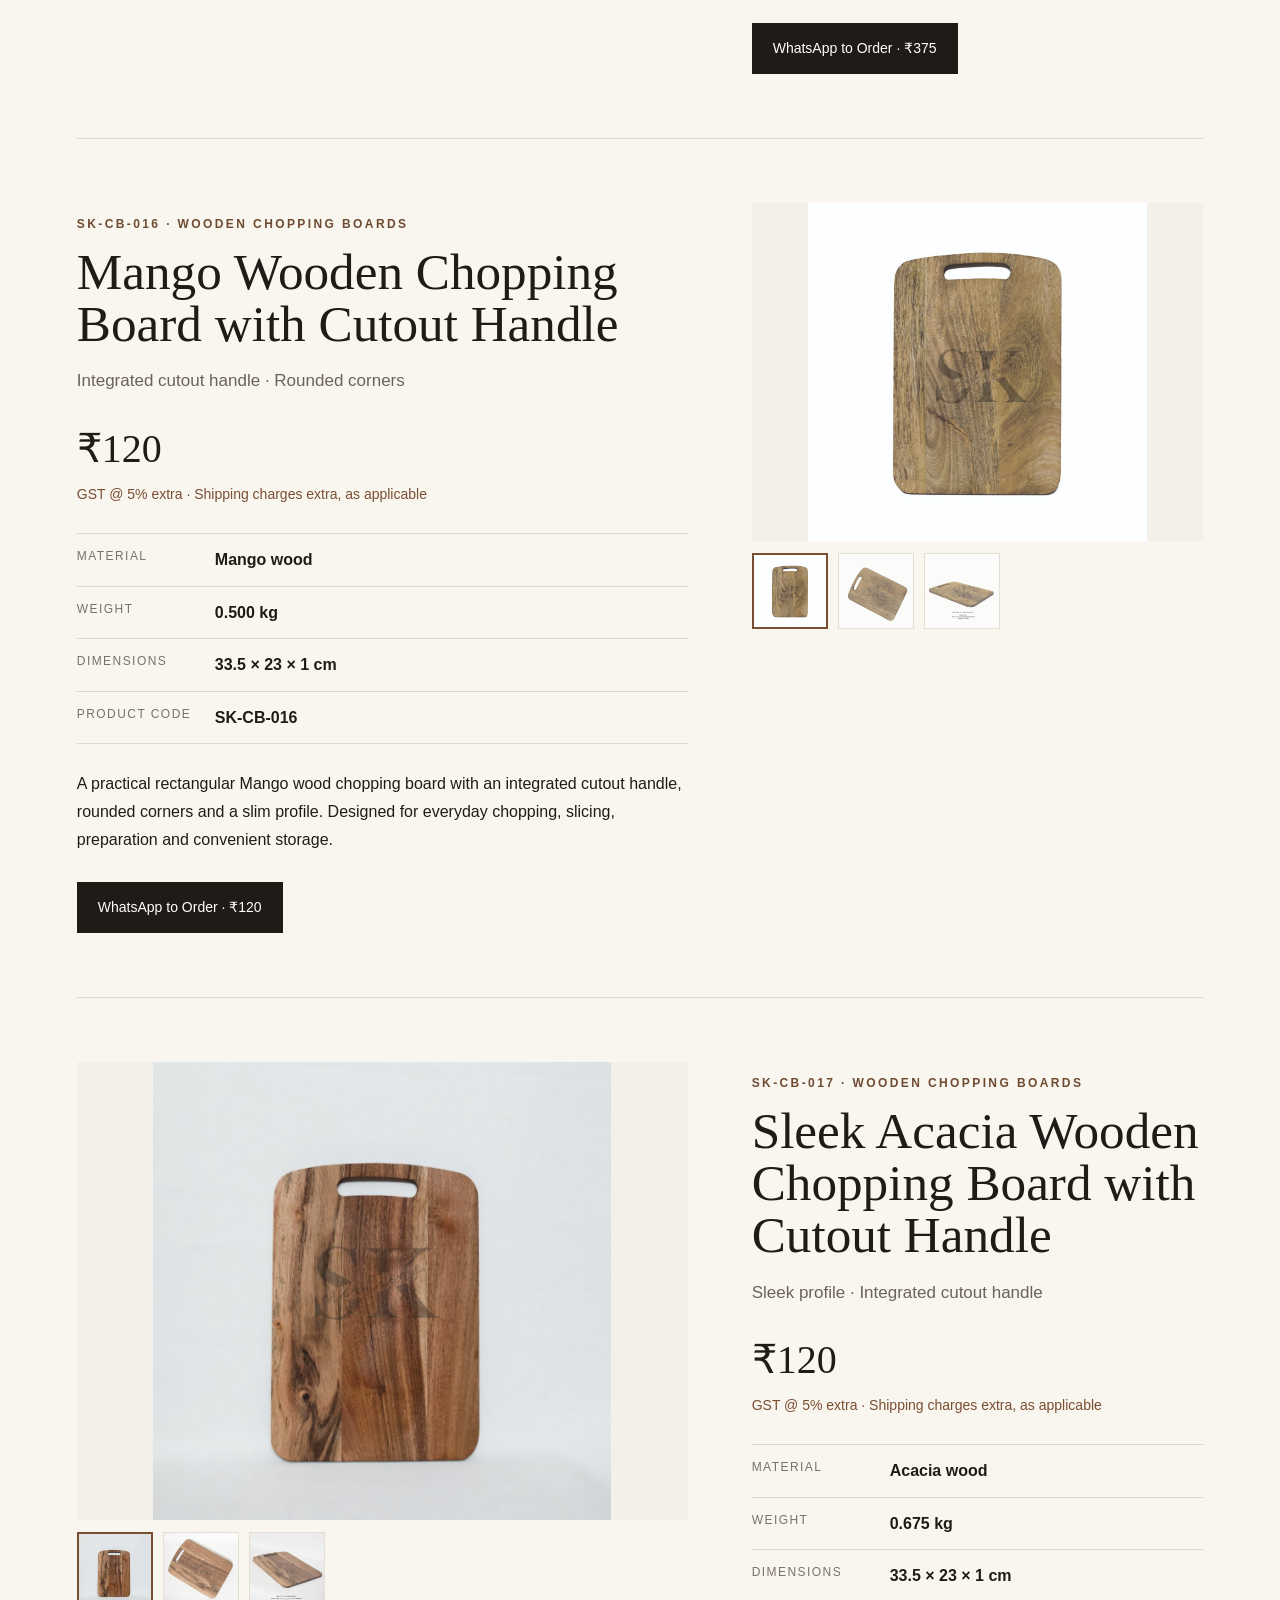
<file: chopping-boards.html>
<!doctype html>
<html lang="en">
<head>
<meta charset="utf-8"><meta name="viewport" content="width=device-width,initial-scale=1">
<title>Wooden Chopping Boards | S.K. Creations</title>
<meta name="description" content="Browse handcrafted wooden chopping boards from S.K. Creations, Jodhpur.">
<link rel="stylesheet" href="style.css">
</head>
<body>
<header class="header"><a class="brand" href="index.html"><img src="logo.png" alt="S.K. Creations logo"></a><button class="menu" aria-label="Open menu">☰</button><nav><a href="index.html">Home</a><a href="chopping-boards.html">Chopping Boards</a><a href="wooden-trays.html">Wooden Trays</a><a href="wooden-plates.html">Wooden Plates</a><a href="wooden-dining-set.html">Dining Sets</a><a href="index.html#about">About</a><a href="index.html#contact">Contact</a></nav></header>
<main>
<section class="category-hero"><p class="eyebrow">S.K. CREATIONS · JODHPUR</p><h1>Wooden <em>Chopping Boards</em></h1><p>Explore our handcrafted collection with product photographs, dimensions, material, weight and pricing.</p><a class="text-link" href="index.html#categories">← Back to all categories</a></section>
<section class="section product-catalogue"><div class="section-head"><div><p class="eyebrow">WOODEN CHOPPING BOARDS</p><h2>17 handcrafted products.</h2></div><p>GST @ 5% and shipping charges are extra, as applicable. Use the WhatsApp button on any product to send its code and direct link.</p></div>
<article class="product-detail" id="SK-CB-001">
<div class="product-gallery">
  <div class="main-product-image"><img id="p1-main" src="SK-CB-001-main.jpeg" alt="Acacia wooden chopping board with paddle handle"></div>
  <div class="thumb-row">
    <button class="thumb active" data-gallery="p1-main" data-src="SK-CB-001-main.jpeg"><img src="SK-CB-001-main.jpeg" alt="Paddle chopping board lifestyle view"></button>
    <button class="thumb" data-gallery="p1-main" data-src="SK-CB-001-view-02.jpeg"><img src="SK-CB-001-view-02.jpeg" alt="Paddle chopping board front view"></button>
  </div>
</div>
<div class="product-info">
  <p class="eyebrow">SK-CB-001 · WOODEN CHOPPING BOARDS</p>
  <h2>Acacia Wooden Chopping Board with Paddle Handle</h2>
  <p class="product-subtitle">Reversible use · Handcrafted natural wood</p>
  <div class="price">₹250</div>
  <p class="tax-note">GST @ 5% extra · Shipping charges extra</p>
  <dl class="specs"><div><dt>Material</dt><dd>Acacia wood</dd></div><div><dt>Weight</dt><dd>1.5 kg</dd></div><div><dt>Dimensions</dt><dd>14″ × 10″ × 16 mm</dd></div><div><dt>Use</dt><dd>Reversible / both-side use</dd></div></dl>
  <p class="product-description">Handcrafted from Acacia wood, this chopping board features a convenient paddle-style handle and a reversible design for versatile everyday use. It is oil-seasoned with food-grade mineral oil for a natural, non-toxic and eco-friendly finish. Suitable for chopping, cutting, serving and kitchen presentation.</p>
  <a class="btn product-wa" target="_blank" rel="noopener" href="https://wa.me/919468563332?text=Hello%20S.K.%20Creations%2C%20I%20am%20interested%20in%20SK-CB-001%20%E2%80%93%20Acacia%20Wooden%20Chopping%20Board%20with%20Paddle%20Handle.%0AProduct%20Link%3A%20https%3A%2F%2Fsk-creations.in%2Fchopping-boards.html%23SK-CB-001%0APlease%20share%20availability%20and%20final%20price%20including%20GST%20and%20shipping.">WhatsApp to Order · ₹250</a>
</div>
</article>

<article class="product-detail reverse" id="SK-CB-002">
<div class="product-gallery">
  <div class="main-product-image"><img id="p2-main" src="SK-CB-002-main.jpeg" alt="Acacia end-grain wooden chopping board"></div>
  <div class="thumb-row scroll-thumbs">
    <button class="thumb active" data-gallery="p2-main" data-src="SK-CB-002-main.jpeg"><img src="SK-CB-002-main.jpeg" alt="End-grain board pair"></button>
    <button class="thumb" data-gallery="p2-main" data-src="SK-CB-002-view-02.jpg"><img src="SK-CB-002-view-02.jpg" alt="End-grain board lifestyle view"></button>
    <button class="thumb" data-gallery="p2-main" data-src="SK-CB-002-view-03.jpg"><img src="SK-CB-002-view-03.jpg" alt="End-grain board dimensions"></button>
    <button class="thumb" data-gallery="p2-main" data-src="SK-CB-002-view-04.jpg"><img src="SK-CB-002-view-04.jpg" alt="End-grain wood detail"></button>
    <button class="thumb" data-gallery="p2-main" data-src="SK-CB-002-view-05.jpg"><img src="SK-CB-002-view-05.jpg" alt="Side handle detail"></button>
    <button class="thumb" data-gallery="p2-main" data-src="SK-CB-002-view-06.jpg"><img src="SK-CB-002-view-06.jpg" alt="Juice groove detail"></button>
    <button class="thumb" data-gallery="p2-main" data-src="SK-CB-002-view-07.jpg"><img src="SK-CB-002-view-07.jpg" alt="End-grain construction detail"></button>
    <button class="thumb" data-gallery="p2-main" data-src="SK-CB-002-view-08.jpg"><img src="SK-CB-002-view-08.jpg" alt="Kitchen lifestyle view"></button>
    <button class="thumb" data-gallery="p2-main" data-src="SK-CB-002-view-09.jpg"><img src="SK-CB-002-view-09.jpg" alt="Full end-grain board"></button>
  </div>
</div>
<div class="product-info">
  <p class="eyebrow">SK-CB-002 · WOODEN CHOPPING BOARDS</p>
  <h2>Acacia End-Grain Wooden Chopping Board with Juice Groove & Handles</h2>
  <p class="product-subtitle">Juice groove · Side handles · Heavy-duty construction</p>
  <div class="price">₹750</div>
  <p class="tax-note">GST @ 5% extra · Shipping charges extra</p>
  <dl class="specs"><div><dt>Material</dt><dd>Acacia wood</dd></div><div><dt>Weight</dt><dd>5 kg</dd></div><div><dt>Dimensions</dt><dd>20″ × 15″ × 25 mm</dd></div><div><dt>Design</dt><dd>End-grain construction</dd></div></dl>
  <p class="product-description">Premium handcrafted Acacia end-grain chopping board designed for everyday kitchen preparation and serving. Its distinctive construction highlights the natural character of Acacia wood. The integrated juice groove helps contain liquids, while side grip handles make the substantial board easier to lift and carry.</p>
  <a class="btn product-wa" target="_blank" rel="noopener" href="https://wa.me/919468563332?text=Hello%20S.K.%20Creations%2C%20I%20am%20interested%20in%20SK-CB-002%20%E2%80%93%20Acacia%20End-Grain%20Wooden%20Chopping%20Board%20with%20Juice%20Groove%20%26%20Handles.%0AProduct%20Link%3A%20https%3A%2F%2Fsk-creations.in%2Fchopping-boards.html%23SK-CB-002%0APlease%20share%20availability%20and%20final%20price%20including%20GST%20and%20shipping.">WhatsApp to Order · ₹750</a>
</div>
</article>

<section class="product-detail" id="SK-CB-003">
<div class="product-gallery">
<div class="main-product-image"><img id="p3-main" src="SK-CB-003-main.jpeg" alt="Acacia Wooden Chopping Board with Hanging Hole"></div>
<div class="thumb-row"><button class="thumb active" data-gallery="p3-main" data-src="SK-CB-003-main.jpeg"><img src="SK-CB-003-main.jpeg" alt="Acacia Wooden Chopping Board with Hanging Hole view 1"></button>
<button class="thumb" data-gallery="p3-main" data-src="SK-CB-003-view-02.jpeg"><img src="SK-CB-003-view-02.jpeg" alt="Acacia Wooden Chopping Board with Hanging Hole view 2"></button>
<button class="thumb" data-gallery="p3-main" data-src="SK-CB-003-view-03.jpeg"><img src="SK-CB-003-view-03.jpeg" alt="Acacia Wooden Chopping Board with Hanging Hole view 3"></button></div>
</div>
<div class="product-copy">
<p class="eyebrow">SK-CB-003 · WOODEN CHOPPING BOARDS</p>
<h2>Acacia Wooden Chopping Board with Hanging Hole</h2>
<p class="price">Contact for price</p><p class="tax-note">GST: 5% extra · Shipping charges extra, as applicable.</p>
<p>Handcrafted by S.K. Creations from natural Acacia wood. Each piece has individual grain and colour variations. This product is suitable for everyday chopping, food preparation and serving.</p>
<dl class="specs"><div><dt>Material</dt><dd>Acacia wood</dd></div><div><dt>Weight</dt><dd>Please enquire</dd></div><div><dt>Dimensions</dt><dd>14 × 8 × 0.75 inches</dd></div><div><dt>Product Code</dt><dd>SK-CB-003</dd></div></dl>
<a class="btn product-wa" target="_blank" rel="noopener" href="https://wa.me/919468563332?text=Hello%20S.K.%20Creations%2C%20I%20am%20interested%20in%20SK-CB-003%20%E2%80%93%20Acacia%20Wooden%20Chopping%20Board%20with%20Hanging%20Hole.%0AProduct%20Link%3A%20https%3A%2F%2Fsk-creations.in%2Fchopping-boards.html%23SK-CB-003%0APlease%20share%20availability%20and%20final%20price%20including%20GST%20and%20shipping.">WhatsApp to Enquire</a>
</div>
</section>

<section class="product-detail" id="SK-CB-004">
<div class="product-gallery">
<div class="main-product-image"><img id="p4-main" src="SK-CB-004-main.jpeg" alt="Acacia Wooden Chopping Board with Hanging Hole – Large"></div>
<div class="thumb-row"><button class="thumb active" data-gallery="p4-main" data-src="SK-CB-004-main.jpeg"><img src="SK-CB-004-main.jpeg" alt="Acacia Wooden Chopping Board with Hanging Hole – Large view 1"></button>
<button class="thumb" data-gallery="p4-main" data-src="SK-CB-004-view-02.jpeg"><img src="SK-CB-004-view-02.jpeg" alt="Acacia Wooden Chopping Board with Hanging Hole – Large view 2"></button>
<button class="thumb" data-gallery="p4-main" data-src="SK-CB-004-view-03.jpeg"><img src="SK-CB-004-view-03.jpeg" alt="Acacia Wooden Chopping Board with Hanging Hole – Large view 3"></button>
<button class="thumb" data-gallery="p4-main" data-src="SK-CB-004-view-04.jpeg"><img src="SK-CB-004-view-04.jpeg" alt="Acacia Wooden Chopping Board with Hanging Hole – Large view 4"></button></div>
</div>
<div class="product-copy">
<p class="eyebrow">SK-CB-004 · WOODEN CHOPPING BOARDS</p>
<h2>Acacia Wooden Chopping Board with Hanging Hole – Large</h2>
<p class="price">Contact for price</p><p class="tax-note">GST: 5% extra · Shipping charges extra, as applicable.</p>
<p>Handcrafted by S.K. Creations from natural Acacia wood. Each piece has individual grain and colour variations. This product is suitable for everyday chopping, food preparation and serving.</p>
<dl class="specs"><div><dt>Material</dt><dd>Acacia wood</dd></div><div><dt>Weight</dt><dd>Please enquire</dd></div><div><dt>Dimensions</dt><dd>16 × 9 × 0.75 inches</dd></div><div><dt>Product Code</dt><dd>SK-CB-004</dd></div></dl>
<a class="btn product-wa" target="_blank" rel="noopener" href="https://wa.me/919468563332?text=Hello%20S.K.%20Creations%2C%20I%20am%20interested%20in%20SK-CB-004%20%E2%80%93%20Acacia%20Wooden%20Chopping%20Board%20with%20Hanging%20Hole%20%E2%80%93%20Large.%0AProduct%20Link%3A%20https%3A%2F%2Fsk-creations.in%2Fchopping-boards.html%23SK-CB-004%0APlease%20share%20availability%20and%20final%20price%20including%20GST%20and%20shipping.">WhatsApp to Enquire</a>
</div>
</section>

<section class="product-detail" id="SK-CB-005">
<div class="product-gallery">
<div class="main-product-image"><img id="p5-main" src="SK-CB-005-main.jpeg" alt="Thick Acacia Wooden Chopping Board"></div>
<div class="thumb-row"><button class="thumb active" data-gallery="p5-main" data-src="SK-CB-005-main.jpeg"><img src="SK-CB-005-main.jpeg" alt="Thick Acacia Wooden Chopping Board view 1"></button>
<button class="thumb" data-gallery="p5-main" data-src="SK-CB-005-view-02.jpeg"><img src="SK-CB-005-view-02.jpeg" alt="Thick Acacia Wooden Chopping Board view 2"></button>
<button class="thumb" data-gallery="p5-main" data-src="SK-CB-005-view-03.jpeg"><img src="SK-CB-005-view-03.jpeg" alt="Thick Acacia Wooden Chopping Board view 3"></button></div>
</div>
<div class="product-copy">
<p class="eyebrow">SK-CB-005 · WOODEN CHOPPING BOARDS</p>
<h2>Thick Acacia Wooden Chopping Board</h2>
<p class="price">Contact for price</p><p class="tax-note">GST: 5% extra · Shipping charges extra, as applicable.</p>
<p>Handcrafted by S.K. Creations from natural Acacia wood. Each piece has individual grain and colour variations. This product is suitable for everyday chopping, food preparation and serving.</p>
<dl class="specs"><div><dt>Material</dt><dd>Acacia wood</dd></div><div><dt>Weight</dt><dd>Please enquire</dd></div><div><dt>Dimensions</dt><dd>15 × 8.5 × 1 inch</dd></div><div><dt>Product Code</dt><dd>SK-CB-005</dd></div></dl>
<a class="btn product-wa" target="_blank" rel="noopener" href="https://wa.me/919468563332?text=Hello%20S.K.%20Creations%2C%20I%20am%20interested%20in%20SK-CB-005%20%E2%80%93%20Thick%20Acacia%20Wooden%20Chopping%20Board.%0AProduct%20Link%3A%20https%3A%2F%2Fsk-creations.in%2Fchopping-boards.html%23SK-CB-005%0APlease%20share%20availability%20and%20final%20price%20including%20GST%20and%20shipping.">WhatsApp to Enquire</a>
</div>
</section>

<section class="product-detail" id="SK-CB-006">
<div class="product-gallery">
<div class="main-product-image"><img id="p6-main" src="SK-CB-006-main.jpeg" alt="Acacia Wooden Chopping Board with Cutout Handle"></div>
<div class="thumb-row"><button class="thumb active" data-gallery="p6-main" data-src="SK-CB-006-main.jpeg"><img src="SK-CB-006-main.jpeg" alt="Acacia Wooden Chopping Board with Cutout Handle view 1"></button></div>
</div>
<div class="product-copy">
<p class="eyebrow">SK-CB-006 · WOODEN CHOPPING BOARDS</p>
<h2>Acacia Wooden Chopping Board with Cutout Handle</h2>
<p class="price">Contact for price</p><p class="tax-note">GST: 5% extra · Shipping charges extra, as applicable.</p>
<p>Handcrafted by S.K. Creations from natural Acacia wood. Each piece has individual grain and colour variations. This product is suitable for everyday chopping, food preparation and serving.</p>
<dl class="specs"><div><dt>Material</dt><dd>Acacia wood</dd></div><div><dt>Weight</dt><dd>Please enquire</dd></div><div><dt>Dimensions</dt><dd>Please enquire</dd></div><div><dt>Product Code</dt><dd>SK-CB-006</dd></div></dl>
<a class="btn product-wa" target="_blank" rel="noopener" href="https://wa.me/919468563332?text=Hello%20S.K.%20Creations%2C%20I%20am%20interested%20in%20SK-CB-006%20%E2%80%93%20Acacia%20Wooden%20Chopping%20Board%20with%20Cutout%20Handle.%0AProduct%20Link%3A%20https%3A%2F%2Fsk-creations.in%2Fchopping-boards.html%23SK-CB-006%0APlease%20share%20availability%20and%20final%20price%20including%20GST%20and%20shipping.">WhatsApp to Enquire</a>
</div>
</section>

<section class="product-detail" id="SK-CB-007">
<div class="product-gallery">
<div class="main-product-image"><img id="p7-main" src="SK-CB-007-main.jpeg" alt="Acacia Wooden Chopping Board with Cutout Handle – Rounded"></div>
<div class="thumb-row"><button class="thumb active" data-gallery="p7-main" data-src="SK-CB-007-main.jpeg"><img src="SK-CB-007-main.jpeg" alt="Acacia Wooden Chopping Board with Cutout Handle – Rounded view 1"></button></div>
</div>
<div class="product-copy">
<p class="eyebrow">SK-CB-007 · WOODEN CHOPPING BOARDS</p>
<h2>Acacia Wooden Chopping Board with Cutout Handle – Rounded</h2>
<p class="price">Contact for price</p><p class="tax-note">GST: 5% extra · Shipping charges extra, as applicable.</p>
<p>Handcrafted by S.K. Creations from natural Acacia wood. Each piece has individual grain and colour variations. This product is suitable for everyday chopping, food preparation and serving.</p>
<dl class="specs"><div><dt>Material</dt><dd>Acacia wood</dd></div><div><dt>Weight</dt><dd>Please enquire</dd></div><div><dt>Dimensions</dt><dd>Please enquire</dd></div><div><dt>Product Code</dt><dd>SK-CB-007</dd></div></dl>
<a class="btn product-wa" target="_blank" rel="noopener" href="https://wa.me/919468563332?text=Hello%20S.K.%20Creations%2C%20I%20am%20interested%20in%20SK-CB-007%20%E2%80%93%20Acacia%20Wooden%20Chopping%20Board%20with%20Cutout%20Handle%20%E2%80%93%20Rounded.%0AProduct%20Link%3A%20https%3A%2F%2Fsk-creations.in%2Fchopping-boards.html%23SK-CB-007%0APlease%20share%20availability%20and%20final%20price%20including%20GST%20and%20shipping.">WhatsApp to Enquire</a>
</div>
</section>

<section class="product-detail" id="SK-CB-008">
<div class="product-gallery">
<div class="main-product-image"><img id="p8-main" src="SK-CB-008-main.jpeg" alt="Acacia Wooden Chopping Board with Juice Groove"></div>
<div class="thumb-row"><button class="thumb active" data-gallery="p8-main" data-src="SK-CB-008-main.jpeg"><img src="SK-CB-008-main.jpeg" alt="Acacia Wooden Chopping Board with Juice Groove view 1"></button>
<button class="thumb" data-gallery="p8-main" data-src="SK-CB-008-view-02.jpeg"><img src="SK-CB-008-view-02.jpeg" alt="Acacia Wooden Chopping Board with Juice Groove view 2"></button>
<button class="thumb" data-gallery="p8-main" data-src="SK-CB-008-view-03.jpeg"><img src="SK-CB-008-view-03.jpeg" alt="Acacia Wooden Chopping Board with Juice Groove view 3"></button>
<button class="thumb" data-gallery="p8-main" data-src="SK-CB-008-view-04.jpeg"><img src="SK-CB-008-view-04.jpeg" alt="Acacia Wooden Chopping Board with Juice Groove view 4"></button></div>
</div>
<div class="product-copy">
<p class="eyebrow">SK-CB-008 · WOODEN CHOPPING BOARDS</p>
<h2>Acacia Wooden Chopping Board with Juice Groove</h2>
<p class="price">Contact for price</p><p class="tax-note">GST: 5% extra · Shipping charges extra, as applicable.</p>
<p>Handcrafted by S.K. Creations from natural Acacia wood. Each piece has individual grain and colour variations. This product is suitable for everyday chopping, food preparation and serving.</p>
<dl class="specs"><div><dt>Material</dt><dd>Acacia wood</dd></div><div><dt>Weight</dt><dd>Please enquire</dd></div><div><dt>Dimensions</dt><dd>Please enquire</dd></div><div><dt>Product Code</dt><dd>SK-CB-008</dd></div></dl>
<a class="btn product-wa" target="_blank" rel="noopener" href="https://wa.me/919468563332?text=Hello%20S.K.%20Creations%2C%20I%20am%20interested%20in%20SK-CB-008%20%E2%80%93%20Acacia%20Wooden%20Chopping%20Board%20with%20Juice%20Groove.%0AProduct%20Link%3A%20https%3A%2F%2Fsk-creations.in%2Fchopping-boards.html%23SK-CB-008%0APlease%20share%20availability%20and%20final%20price%20including%20GST%20and%20shipping.">WhatsApp to Enquire</a>
</div>
</section>

<section class="product-detail" id="SK-CB-009">
<div class="product-gallery">
<div class="main-product-image"><img id="p9-main" src="SK-CB-009-main.jpeg" alt="Compact Acacia Wooden Chopping Board with Hanging Hole"></div>
<div class="thumb-row"><button class="thumb active" data-gallery="p9-main" data-src="SK-CB-009-main.jpeg"><img src="SK-CB-009-main.jpeg" alt="Compact Acacia Wooden Chopping Board with Hanging Hole view 1"></button>
<button class="thumb" data-gallery="p9-main" data-src="SK-CB-009-view-02.jpeg"><img src="SK-CB-009-view-02.jpeg" alt="Compact Acacia Wooden Chopping Board with Hanging Hole view 2"></button></div>
</div>
<div class="product-copy">
<p class="eyebrow">SK-CB-009 · WOODEN CHOPPING BOARDS</p>
<h2>Compact Acacia Wooden Chopping Board with Hanging Hole</h2>
<p class="price">₹110 + 5% GST</p><p class="tax-note">GST: 5% extra · Shipping charges extra, as applicable.</p>
<p>Handcrafted by S.K. Creations from natural Acacia wood. Each piece has individual grain and colour variations. This product is suitable for everyday chopping, food preparation and serving.</p>
<dl class="specs"><div><dt>Material</dt><dd>Acacia wood</dd></div><div><dt>Weight</dt><dd>0.75 kg</dd></div><div><dt>Dimensions</dt><dd>12″ × 8″ × 16 mm</dd></div><div><dt>Product Code</dt><dd>SK-CB-009</dd></div></dl>
<a class="btn product-wa" target="_blank" rel="noopener" href="https://wa.me/919468563332?text=Hello%20S.K.%20Creations%2C%20I%20am%20interested%20in%20SK-CB-009%20%E2%80%93%20Compact%20Acacia%20Wooden%20Chopping%20Board%20with%20Hanging%20Hole.%0AProduct%20Link%3A%20https%3A%2F%2Fsk-creations.in%2Fchopping-boards.html%23SK-CB-009%0APlease%20share%20availability%20and%20final%20price%20including%20GST%20and%20shipping.">WhatsApp to Enquire</a>
</div>
</section>

<section class="product-detail" id="SK-CB-010">
<div class="product-gallery">
<div class="main-product-image"><img id="p10-main" src="SK-CB-010-main.jpeg" alt="Acacia Wooden Chopping Board with Hanging Hole – Set of 3"></div>
<div class="thumb-row"><button class="thumb active" data-gallery="p10-main" data-src="SK-CB-010-main.jpeg"><img src="SK-CB-010-main.jpeg" alt="Acacia Wooden Chopping Board with Hanging Hole – Set of 3 view 1"></button>
<button class="thumb" data-gallery="p10-main" data-src="SK-CB-010-view-02.jpeg"><img src="SK-CB-010-view-02.jpeg" alt="Acacia Wooden Chopping Board with Hanging Hole – Set of 3 view 2"></button>
<button class="thumb" data-gallery="p10-main" data-src="SK-CB-010-view-03.jpeg"><img src="SK-CB-010-view-03.jpeg" alt="Acacia Wooden Chopping Board with Hanging Hole – Set of 3 view 3"></button>
<button class="thumb" data-gallery="p10-main" data-src="SK-CB-010-view-04.jpeg"><img src="SK-CB-010-view-04.jpeg" alt="Acacia Wooden Chopping Board with Hanging Hole – Set of 3 view 4"></button></div>
</div>
<div class="product-copy">
<p class="eyebrow">SK-CB-010 · WOODEN CHOPPING BOARDS</p>
<h2>Acacia Wooden Chopping Board with Hanging Hole – Set of 3</h2>
<p class="price">₹350 + 5% GST</p><p class="tax-note">GST: 5% extra · Shipping charges extra, as applicable.</p>
<p>Handcrafted by S.K. Creations from natural Acacia wood. Each piece has individual grain and colour variations. This product is suitable for everyday chopping, food preparation and serving.</p>
<dl class="specs"><div><dt>Material</dt><dd>Acacia wood</dd></div><div><dt>Weight</dt><dd>2.25 kg (set)</dd></div><div><dt>Dimensions</dt><dd>33 × 22 × 1.5 cm + 28 × 22 × 1.5 cm + 22 × 15 × 1.5 cm</dd></div><div><dt>Product Code</dt><dd>SK-CB-010</dd></div></dl>
<a class="btn product-wa" target="_blank" rel="noopener" href="https://wa.me/919468563332?text=Hello%20S.K.%20Creations%2C%20I%20am%20interested%20in%20SK-CB-010%20%E2%80%93%20Acacia%20Wooden%20Chopping%20Board%20with%20Hanging%20Hole%20%E2%80%93%20Set%20of%203.%0AProduct%20Link%3A%20https%3A%2F%2Fsk-creations.in%2Fchopping-boards.html%23SK-CB-010%0APlease%20share%20availability%20and%20final%20price%20including%20GST%20and%20shipping.">WhatsApp to Enquire</a>
</div>
</section>

<article class="product-detail" id="SK-CB-011">
<div class="product-gallery">
  <div class="main-product-image"><img id="p11-main" src="SK-CB-011-main.jpeg" alt="Mango Wooden Chopping Board with Hanging Hole – Set of 3"></div>
  <div class="thumb-row">
    <button class="thumb active" data-gallery="p11-main" data-src="SK-CB-011-main.jpeg"><img src="SK-CB-011-main.jpeg" alt="Mango Wooden Chopping Board with Hanging Hole – Set of 3 view 1"></button>
    <button class="thumb" data-gallery="p11-main" data-src="SK-CB-011-view-02.jpeg"><img src="SK-CB-011-view-02.jpeg" alt="Mango Wooden Chopping Board with Hanging Hole – Set of 3 view 2"></button>
    <button class="thumb" data-gallery="p11-main" data-src="SK-CB-011-view-03.jpeg"><img src="SK-CB-011-view-03.jpeg" alt="Mango Wooden Chopping Board with Hanging Hole – Set of 3 view 3"></button>
  </div>
</div>
<div class="product-info">
  <p class="eyebrow">SK-CB-011 · WOODEN CHOPPING BOARDS</p>
  <h2>Mango Wooden Chopping Board with Hanging Hole – Set of 3</h2>
  <p class="product-subtitle">Set of three sizes</p>
  <div class="price">₹350</div>
  <p class="tax-note">GST @ 5% extra · Shipping charges extra, as applicable</p>
  <dl class="specs"><div><dt>Material</dt><dd>Mango wood</dd></div><div><dt>Weight</dt><dd>1.75 kg</dd></div><div><dt>Dimensions</dt><dd>33 × 22 × 1.5 cm + 28 × 22 × 1.5 cm + 22 × 15 × 1.5 cm</dd></div><div><dt>Product Code</dt><dd>SK-CB-011</dd></div></dl>
  <p class="product-description">A coordinated set of three rectangular wooden chopping boards with hanging holes. The set includes large, medium and small sizes for flexible everyday kitchen preparation and serving. Individual prices: ₹140, ₹120 and ₹90 respectively.</p>
  <a class="btn product-wa" target="_blank" rel="noopener" href="https://wa.me/919468563332?text=Hello%20S.K.%20Creations%2C%20I%20am%20interested%20in%20SK-CB-011%20%E2%80%93%20Mango%20Wooden%20Chopping%20Board%20with%20Hanging%20Hole%20%E2%80%93%20Set%20of%203.%0AProduct%20Link%3A%20https%3A%2F%2Fsk-creations.in%2Fchopping-boards.html%23SK-CB-011%0APlease%20share%20availability%20and%20final%20price%20including%20GST%20and%20shipping.">WhatsApp to Order · ₹350</a>
</div>
</article>

<article class="product-detail reverse" id="SK-CB-012">
<div class="product-gallery">
  <div class="main-product-image"><img id="p12-main" src="SK-CB-012-main.jpeg" alt="Compact Mango Wooden Chopping Board with Paddle Handle"></div>
  <div class="thumb-row">
    <button class="thumb active" data-gallery="p12-main" data-src="SK-CB-012-main.jpeg"><img src="SK-CB-012-main.jpeg" alt="Compact Mango Wooden Chopping Board with Paddle Handle view 1"></button>
    <button class="thumb" data-gallery="p12-main" data-src="SK-CB-012-view-02.jpeg"><img src="SK-CB-012-view-02.jpeg" alt="Compact Mango Wooden Chopping Board with Paddle Handle view 2"></button>
    <button class="thumb" data-gallery="p12-main" data-src="SK-CB-012-view-03.jpeg"><img src="SK-CB-012-view-03.jpeg" alt="Compact Mango Wooden Chopping Board with Paddle Handle view 3"></button>
  </div>
</div>
<div class="product-info">
  <p class="eyebrow">SK-CB-012 · WOODEN CHOPPING BOARDS</p>
  <h2>Compact Mango Wooden Chopping Board with Paddle Handle</h2>
  <p class="product-subtitle">Compact paddle-handle design</p>
  <div class="price">₹215</div>
  <p class="tax-note">GST @ 5% extra · Shipping charges extra, as applicable</p>
  <dl class="specs"><div><dt>Material</dt><dd>Mango wood</dd></div><div><dt>Weight</dt><dd>1.5 kg</dd></div><div><dt>Dimensions</dt><dd>13″ × 8″ × 25 mm</dd></div><div><dt>Product Code</dt><dd>SK-CB-012</dd></div></dl>
  <p class="product-description">A compact handcrafted Mango wood chopping board with a convenient paddle handle and hanging hole. Its substantial 25 mm profile and natural grain make it suitable for chopping, preparation and serving.</p>
  <a class="btn product-wa" target="_blank" rel="noopener" href="https://wa.me/919468563332?text=Hello%20S.K.%20Creations%2C%20I%20am%20interested%20in%20SK-CB-012%20%E2%80%93%20Compact%20Mango%20Wooden%20Chopping%20Board%20with%20Paddle%20Handle.%0AProduct%20Link%3A%20https%3A%2F%2Fsk-creations.in%2Fchopping-boards.html%23SK-CB-012%0APlease%20share%20availability%20and%20final%20price%20including%20GST%20and%20shipping.">WhatsApp to Order · ₹215</a>
</div>
</article>

<article class="product-detail" id="SK-CB-013">
<div class="product-gallery">
  <div class="main-product-image"><img id="p13-main" src="SK-CB-013-main.jpeg" alt="Mango Wooden Chopping Board with Paddle Handle"></div>
  <div class="thumb-row">
    <button class="thumb active" data-gallery="p13-main" data-src="SK-CB-013-main.jpeg"><img src="SK-CB-013-main.jpeg" alt="Mango Wooden Chopping Board with Paddle Handle view 1"></button>
    <button class="thumb" data-gallery="p13-main" data-src="SK-CB-013-view-02.jpeg"><img src="SK-CB-013-view-02.jpeg" alt="Mango Wooden Chopping Board with Paddle Handle view 2"></button>
  </div>
</div>
<div class="product-info">
  <p class="eyebrow">SK-CB-013 · WOODEN CHOPPING BOARDS</p>
  <h2>Mango Wooden Chopping Board with Paddle Handle</h2>
  <p class="product-subtitle">Natural rough design on one side · Finished on other side</p>
  <div class="price">₹265</div>
  <p class="tax-note">GST @ 5% extra · Shipping charges extra, as applicable</p>
  <dl class="specs"><div><dt>Material</dt><dd>Mango wood</dd></div><div><dt>Weight</dt><dd>1.75 kg</dd></div><div><dt>Dimensions</dt><dd>14.5″ × 10″ × 25 mm</dd></div><div><dt>Product Code</dt><dd>SK-CB-013</dd></div></dl>
  <p class="product-description">A substantial Mango wood paddle board combining a natural rough character on one side with a finished surface on the other. The long handle and hanging hole make it practical for handling, storage and presentation.</p>
  <a class="btn product-wa" target="_blank" rel="noopener" href="https://wa.me/919468563332?text=Hello%20S.K.%20Creations%2C%20I%20am%20interested%20in%20SK-CB-013%20%E2%80%93%20Mango%20Wooden%20Chopping%20Board%20with%20Paddle%20Handle.%0AProduct%20Link%3A%20https%3A%2F%2Fsk-creations.in%2Fchopping-boards.html%23SK-CB-013%0APlease%20share%20availability%20and%20final%20price%20including%20GST%20and%20shipping.">WhatsApp to Order · ₹265</a>
</div>
</article>

<article class="product-detail reverse" id="SK-CB-014">
<div class="product-gallery">
  <div class="main-product-image"><img id="p14-main" src="SK-CB-014-main.jpeg" alt="Round Mango Wooden Chopping Board with Cutout"></div>
  <div class="thumb-row">
    <button class="thumb active" data-gallery="p14-main" data-src="SK-CB-014-main.jpeg"><img src="SK-CB-014-main.jpeg" alt="Round Mango Wooden Chopping Board with Cutout view 1"></button>
    <button class="thumb" data-gallery="p14-main" data-src="SK-CB-014-view-02.jpeg"><img src="SK-CB-014-view-02.jpeg" alt="Round Mango Wooden Chopping Board with Cutout view 2"></button>
  </div>
</div>
<div class="product-info">
  <p class="eyebrow">SK-CB-014 · WOODEN CHOPPING BOARDS</p>
  <h2>Round Mango Wooden Chopping Board with Cutout</h2>
  <p class="product-subtitle">Round profile · Integrated cutout</p>
  <div class="price">₹255</div>
  <p class="tax-note">GST @ 5% extra · Shipping charges extra, as applicable</p>
  <dl class="specs"><div><dt>Material</dt><dd>Mango wood</dd></div><div><dt>Weight</dt><dd>0.825 kg</dd></div><div><dt>Dimensions</dt><dd>14″ × 14″ × 15 mm</dd></div><div><dt>Product Code</dt><dd>SK-CB-014</dd></div></dl>
  <p class="product-description">A round Mango wood chopping board with a distinctive edge cutout for easier handling. Natural grain variations give each handcrafted board an individual appearance for chopping, serving and presentation.</p>
  <a class="btn product-wa" target="_blank" rel="noopener" href="https://wa.me/919468563332?text=Hello%20S.K.%20Creations%2C%20I%20am%20interested%20in%20SK-CB-014%20%E2%80%93%20Round%20Mango%20Wooden%20Chopping%20Board%20with%20Cutout.%0AProduct%20Link%3A%20https%3A%2F%2Fsk-creations.in%2Fchopping-boards.html%23SK-CB-014%0APlease%20share%20availability%20and%20final%20price%20including%20GST%20and%20shipping.">WhatsApp to Order · ₹255</a>
</div>
</article>

<article class="product-detail" id="SK-CB-015">
<div class="product-gallery">
  <div class="main-product-image"><img id="p15-main" src="SK-CB-015-main.jpeg" alt="Round Mango Wooden Chopping Board with Brass Handle"></div>
  <div class="thumb-row">
    <button class="thumb active" data-gallery="p15-main" data-src="SK-CB-015-main.jpeg"><img src="SK-CB-015-main.jpeg" alt="Round Mango Wooden Chopping Board with Brass Handle view 1"></button>
    <button class="thumb" data-gallery="p15-main" data-src="SK-CB-015-view-02.jpeg"><img src="SK-CB-015-view-02.jpeg" alt="Round Mango Wooden Chopping Board with Brass Handle view 2"></button>
  </div>
</div>
<div class="product-info">
  <p class="eyebrow">SK-CB-015 · WOODEN CHOPPING BOARDS</p>
  <h2>Round Mango Wooden Chopping Board with Brass Handle</h2>
  <p class="product-subtitle">Round profile · Brass handle</p>
  <div class="price">₹375</div>
  <p class="tax-note">GST @ 5% extra · Shipping charges extra, as applicable</p>
  <dl class="specs"><div><dt>Material</dt><dd>Mango wood</dd></div><div><dt>Weight</dt><dd>0.900 kg</dd></div><div><dt>Dimensions</dt><dd>14″ × 14″ × 15 mm</dd></div><div><dt>Product Code</dt><dd>SK-CB-015</dd></div></dl>
  <p class="product-description">A round handcrafted Mango wood board fitted with a brass handle for convenient lifting and a distinctive premium look. The broad surface works well for food preparation as well as serving and presentation.</p>
  <a class="btn product-wa" target="_blank" rel="noopener" href="https://wa.me/919468563332?text=Hello%20S.K.%20Creations%2C%20I%20am%20interested%20in%20SK-CB-015%20%E2%80%93%20Round%20Mango%20Wooden%20Chopping%20Board%20with%20Brass%20Handle.%0AProduct%20Link%3A%20https%3A%2F%2Fsk-creations.in%2Fchopping-boards.html%23SK-CB-015%0APlease%20share%20availability%20and%20final%20price%20including%20GST%20and%20shipping.">WhatsApp to Order · ₹375</a>
</div>
</article>

<article class="product-detail reverse" id="SK-CB-016">
<div class="product-gallery">
  <div class="main-product-image"><img id="p16-main" src="SK-CB-016-main.jpeg" alt="Mango Wooden Chopping Board with Cutout Handle"></div>
  <div class="thumb-row">
    <button class="thumb active" data-gallery="p16-main" data-src="SK-CB-016-main.jpeg"><img src="SK-CB-016-main.jpeg" alt="Mango Wooden Chopping Board with Cutout Handle view 1"></button>
    <button class="thumb" data-gallery="p16-main" data-src="SK-CB-016-view-02.jpeg"><img src="SK-CB-016-view-02.jpeg" alt="Mango Wooden Chopping Board with Cutout Handle view 2"></button>
    <button class="thumb" data-gallery="p16-main" data-src="SK-CB-016-view-03.jpeg"><img src="SK-CB-016-view-03.jpeg" alt="Mango Wooden Chopping Board with Cutout Handle view 3"></button>
  </div>
</div>
<div class="product-info">
  <p class="eyebrow">SK-CB-016 · WOODEN CHOPPING BOARDS</p>
  <h2>Mango Wooden Chopping Board with Cutout Handle</h2>
  <p class="product-subtitle">Integrated cutout handle · Rounded corners</p>
  <div class="price">₹120</div>
  <p class="tax-note">GST @ 5% extra · Shipping charges extra, as applicable</p>
  <dl class="specs"><div><dt>Material</dt><dd>Mango wood</dd></div><div><dt>Weight</dt><dd>0.500 kg</dd></div><div><dt>Dimensions</dt><dd>33.5 × 23 × 1 cm</dd></div><div><dt>Product Code</dt><dd>SK-CB-016</dd></div></dl>
  <p class="product-description">A practical rectangular Mango wood chopping board with an integrated cutout handle, rounded corners and a slim profile. Designed for everyday chopping, slicing, preparation and convenient storage.</p>
  <a class="btn product-wa" target="_blank" rel="noopener" href="https://wa.me/919468563332?text=Hello%20S.K.%20Creations%2C%20I%20am%20interested%20in%20SK-CB-016%20%E2%80%93%20Mango%20Wooden%20Chopping%20Board%20with%20Cutout%20Handle.%0AProduct%20Link%3A%20https%3A%2F%2Fsk-creations.in%2Fchopping-boards.html%23SK-CB-016%0APlease%20share%20availability%20and%20final%20price%20including%20GST%20and%20shipping.">WhatsApp to Order · ₹120</a>
</div>
</article>

<article class="product-detail" id="SK-CB-017">
<div class="product-gallery">
  <div class="main-product-image"><img id="p17-main" src="SK-CB-017-main.jpeg" alt="Sleek Acacia Wooden Chopping Board with Cutout Handle"></div>
  <div class="thumb-row">
    <button class="thumb active" data-gallery="p17-main" data-src="SK-CB-017-main.jpeg"><img src="SK-CB-017-main.jpeg" alt="Sleek Acacia Wooden Chopping Board with Cutout Handle view 1"></button>
    <button class="thumb" data-gallery="p17-main" data-src="SK-CB-017-view-02.jpeg"><img src="SK-CB-017-view-02.jpeg" alt="Sleek Acacia Wooden Chopping Board with Cutout Handle view 2"></button>
    <button class="thumb" data-gallery="p17-main" data-src="SK-CB-017-view-03.jpeg"><img src="SK-CB-017-view-03.jpeg" alt="Sleek Acacia Wooden Chopping Board with Cutout Handle view 3"></button>
  </div>
</div>
<div class="product-info">
  <p class="eyebrow">SK-CB-017 · WOODEN CHOPPING BOARDS</p>
  <h2>Sleek Acacia Wooden Chopping Board with Cutout Handle</h2>
  <p class="product-subtitle">Sleek profile · Integrated cutout handle</p>
  <div class="price">₹120</div>
  <p class="tax-note">GST @ 5% extra · Shipping charges extra, as applicable</p>
  <dl class="specs"><div><dt>Material</dt><dd>Acacia wood</dd></div><div><dt>Weight</dt><dd>0.675 kg</dd></div><div><dt>Dimensions</dt><dd>33.5 × 23 × 1 cm</dd></div><div><dt>Product Code</dt><dd>SK-CB-017</dd></div></dl>
  <p class="product-description">A sleek Acacia wood chopping board with an integrated cutout handle and rounded corners. The smooth working surface, slim 10 mm profile and natural Acacia grain make it convenient for everyday preparation and storage.</p>
  <a class="btn product-wa" target="_blank" rel="noopener" href="https://wa.me/919468563332?text=Hello%20S.K.%20Creations%2C%20I%20am%20interested%20in%20SK-CB-017%20%E2%80%93%20Sleek%20Acacia%20Wooden%20Chopping%20Board%20with%20Cutout%20Handle.%0AProduct%20Link%3A%20https%3A%2F%2Fsk-creations.in%2Fchopping-boards.html%23SK-CB-017%0APlease%20share%20availability%20and%20final%20price%20including%20GST%20and%20shipping.">WhatsApp to Order · ₹120</a>
</div>
</article>
</section></main>
<footer><img src="logo.png" alt="S.K. Creations"><p>Handcrafted Wooden Products · Jodhpur, Rajasthan</p><p>© <span id="year"></span> S.K. Creations. All rights reserved.</p></footer>
<a class="floating-wa wa" data-product="S.K. Creations products" href="#" aria-label="Chat on WhatsApp">WhatsApp</a>
<script src="script.js"></script>
</body></html>
</file>
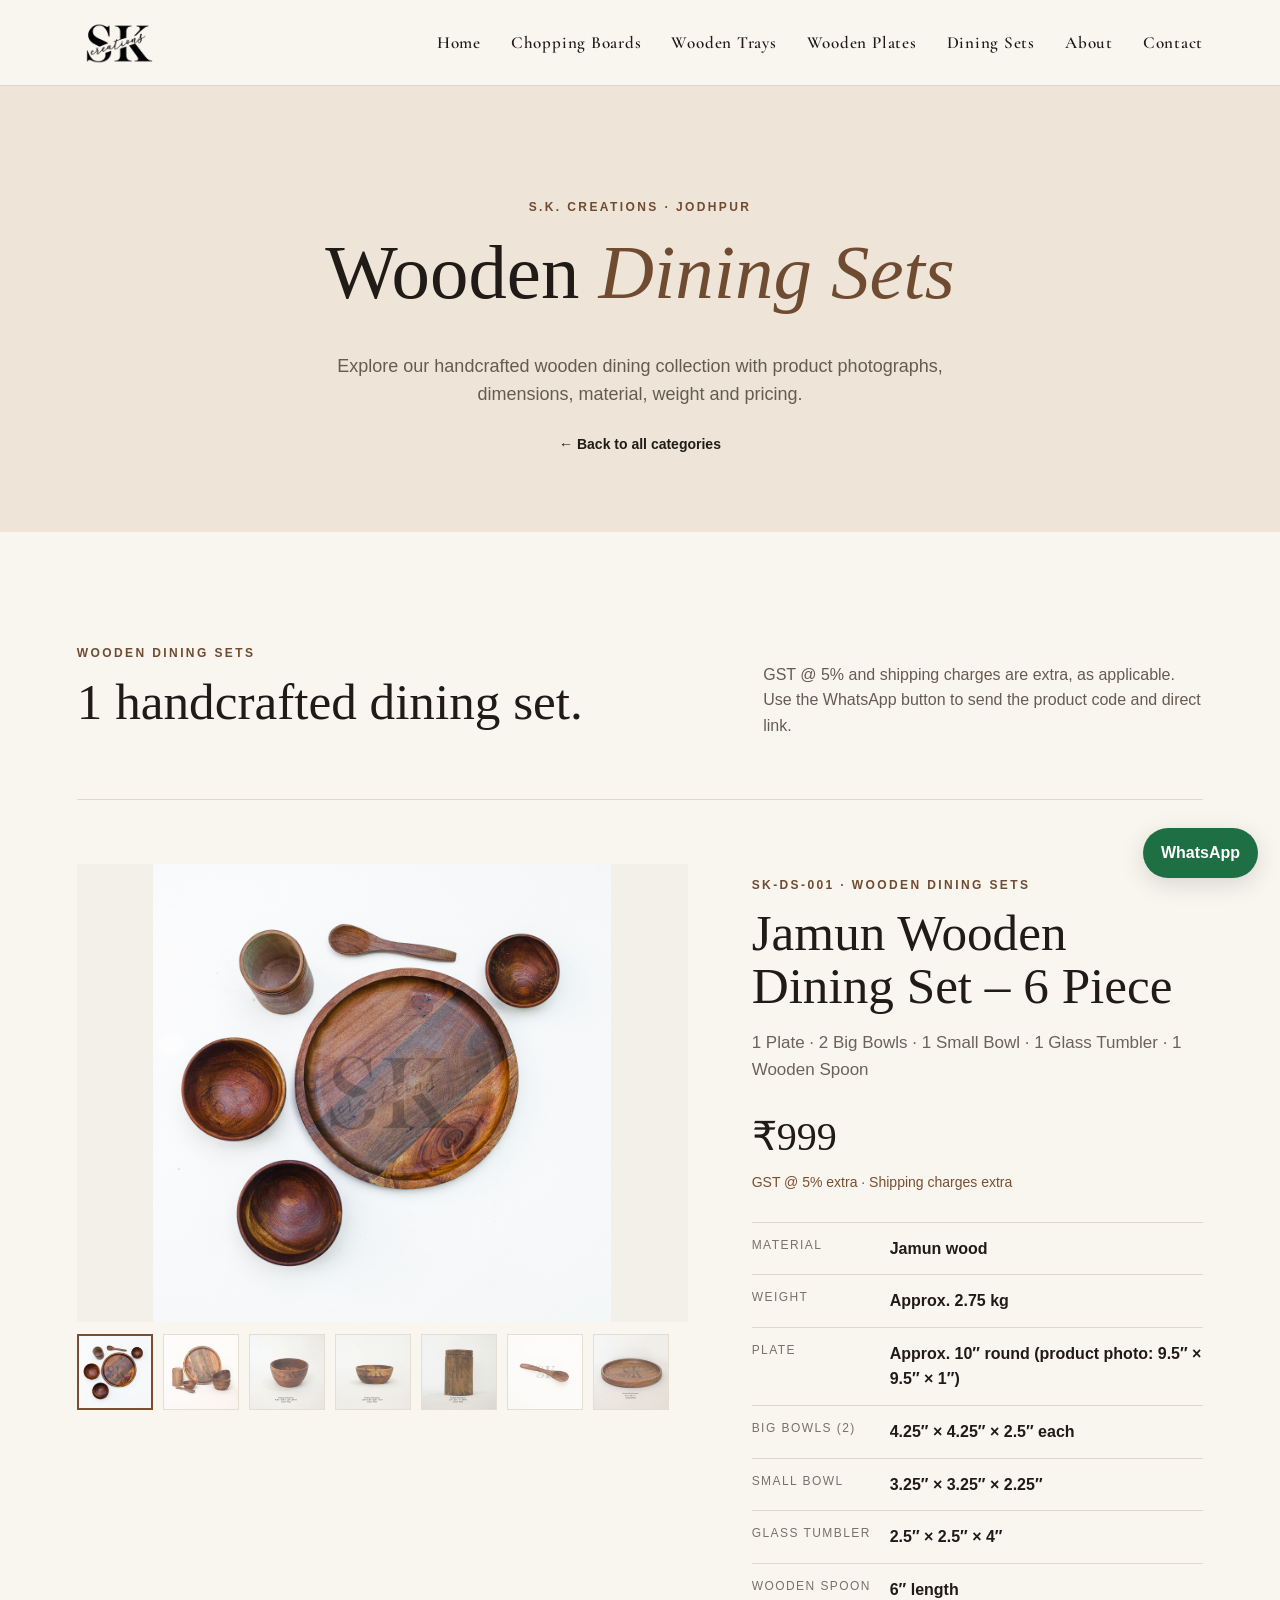
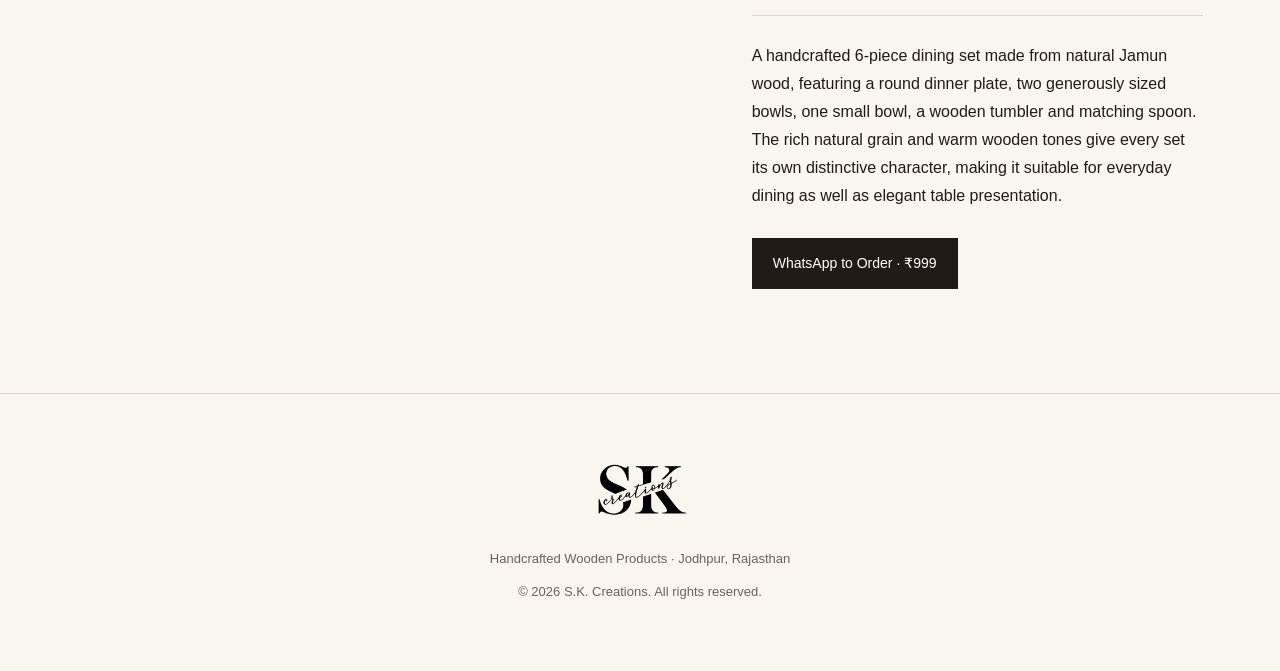
<file: wooden-dining-set.html>
<!doctype html>
<html lang="en"><head><meta charset="utf-8"><meta name="viewport" content="width=device-width,initial-scale=1">
<title>Wooden Dining Sets | S.K. Creations</title><meta name="description" content="Browse handcrafted Jamun wooden dining sets from S.K. Creations, Jodhpur."><link rel="stylesheet" href="style.css"></head>
<body><header class="header"><a class="brand" href="index.html"><img src="logo.png" alt="S.K. Creations logo"></a><button class="menu" aria-label="Open menu">☰</button><nav><a href="index.html">Home</a><a href="chopping-boards.html">Chopping Boards</a><a href="wooden-trays.html">Wooden Trays</a><a href="wooden-plates.html">Wooden Plates</a><a href="wooden-dining-set.html">Dining Sets</a><a href="index.html#about">About</a><a href="index.html#contact">Contact</a></nav></header>
<main><section class="category-hero"><p class="eyebrow">S.K. CREATIONS · JODHPUR</p><h1>Wooden <em>Dining Sets</em></h1><p>Explore our handcrafted wooden dining collection with product photographs, dimensions, material, weight and pricing.</p><a class="text-link" href="index.html#categories">← Back to all categories</a></section>
<section class="section product-catalogue"><div class="section-head"><div><p class="eyebrow">WOODEN DINING SETS</p><h2>1 handcrafted dining set.</h2></div><p>GST @ 5% and shipping charges are extra, as applicable. Use the WhatsApp button to send the product code and direct link.</p></div>
<article class="product-detail" id="SK-DS-001"><div class="product-gallery"><div class="main-product-image"><img id="ds1-main" src="SK-DS-001-main.jpeg" alt="Jamun Wooden Dining Set 6 Piece"></div><div class="thumb-row scroll-thumbs"><button class="thumb active" data-gallery="ds1-main" data-src="SK-DS-001-main.jpeg"><img src="SK-DS-001-main.jpeg" alt="Jamun Wooden Dining Set view 1"></button>
<button class="thumb" data-gallery="ds1-main" data-src="SK-DS-001-view-02.jpeg"><img src="SK-DS-001-view-02.jpeg" alt="Jamun Wooden Dining Set view 2"></button>
<button class="thumb" data-gallery="ds1-main" data-src="SK-DS-001-view-03.jpeg"><img src="SK-DS-001-view-03.jpeg" alt="Jamun Wooden Dining Set view 3"></button>
<button class="thumb" data-gallery="ds1-main" data-src="SK-DS-001-view-04.jpeg"><img src="SK-DS-001-view-04.jpeg" alt="Jamun Wooden Dining Set view 4"></button>
<button class="thumb" data-gallery="ds1-main" data-src="SK-DS-001-view-05.jpeg"><img src="SK-DS-001-view-05.jpeg" alt="Jamun Wooden Dining Set view 5"></button>
<button class="thumb" data-gallery="ds1-main" data-src="SK-DS-001-view-06.jpeg"><img src="SK-DS-001-view-06.jpeg" alt="Jamun Wooden Dining Set view 6"></button>
<button class="thumb" data-gallery="ds1-main" data-src="SK-DS-001-view-07.jpeg"><img src="SK-DS-001-view-07.jpeg" alt="Jamun Wooden Dining Set view 7"></button></div></div>
<div class="product-info"><p class="eyebrow">SK-DS-001 · WOODEN DINING SETS</p><h2>Jamun Wooden Dining Set – 6 Piece</h2><p class="product-subtitle">1 Plate · 2 Big Bowls · 1 Small Bowl · 1 Glass Tumbler · 1 Wooden Spoon</p><div class="price">₹999</div><p class="tax-note">GST @ 5% extra · Shipping charges extra</p>
<dl class="specs"><div><dt>Material</dt><dd>Jamun wood</dd></div><div><dt>Weight</dt><dd>Approx. 2.75 kg</dd></div><div><dt>Plate</dt><dd>Approx. 10″ round (product photo: 9.5″ × 9.5″ × 1″)</dd></div><div><dt>Big Bowls (2)</dt><dd>4.25″ × 4.25″ × 2.5″ each</dd></div><div><dt>Small Bowl</dt><dd>3.25″ × 3.25″ × 2.25″</dd></div><div><dt>Glass Tumbler</dt><dd>2.5″ × 2.5″ × 4″</dd></div><div><dt>Wooden Spoon</dt><dd>6″ length</dd></div></dl>
<p class="product-description">A handcrafted 6-piece dining set made from natural Jamun wood, featuring a round dinner plate, two generously sized bowls, one small bowl, a wooden tumbler and matching spoon. The rich natural grain and warm wooden tones give every set its own distinctive character, making it suitable for everyday dining as well as elegant table presentation.</p>
<a class="btn product-wa" target="_blank" rel="noopener" href="https://wa.me/919468563332?text=Hello%20S.K.%20Creations%2C%20I%20am%20interested%20in%20SK-DS-001%20%E2%80%93%20Jamun%20Wooden%20Dining%20Set%20%286%20Piece%29.%0AProduct%20Link%3A%20https%3A%2F%2Fsk-creations.in%2Fwooden-dining-set.html%23SK-DS-001%0APlease%20share%20availability%20and%20final%20price%20including%20GST%20and%20shipping.">WhatsApp to Order · ₹999</a></div></article></section></main>
<footer><img src="logo.png" alt="S.K. Creations"><p>Handcrafted Wooden Products · Jodhpur, Rajasthan</p><p>© <span id="year"></span> S.K. Creations. All rights reserved.</p></footer><a class="floating-wa wa" data-product="S.K. Creations products" href="#" aria-label="Chat on WhatsApp">WhatsApp</a><script src="script.js"></script></body></html>
</file>
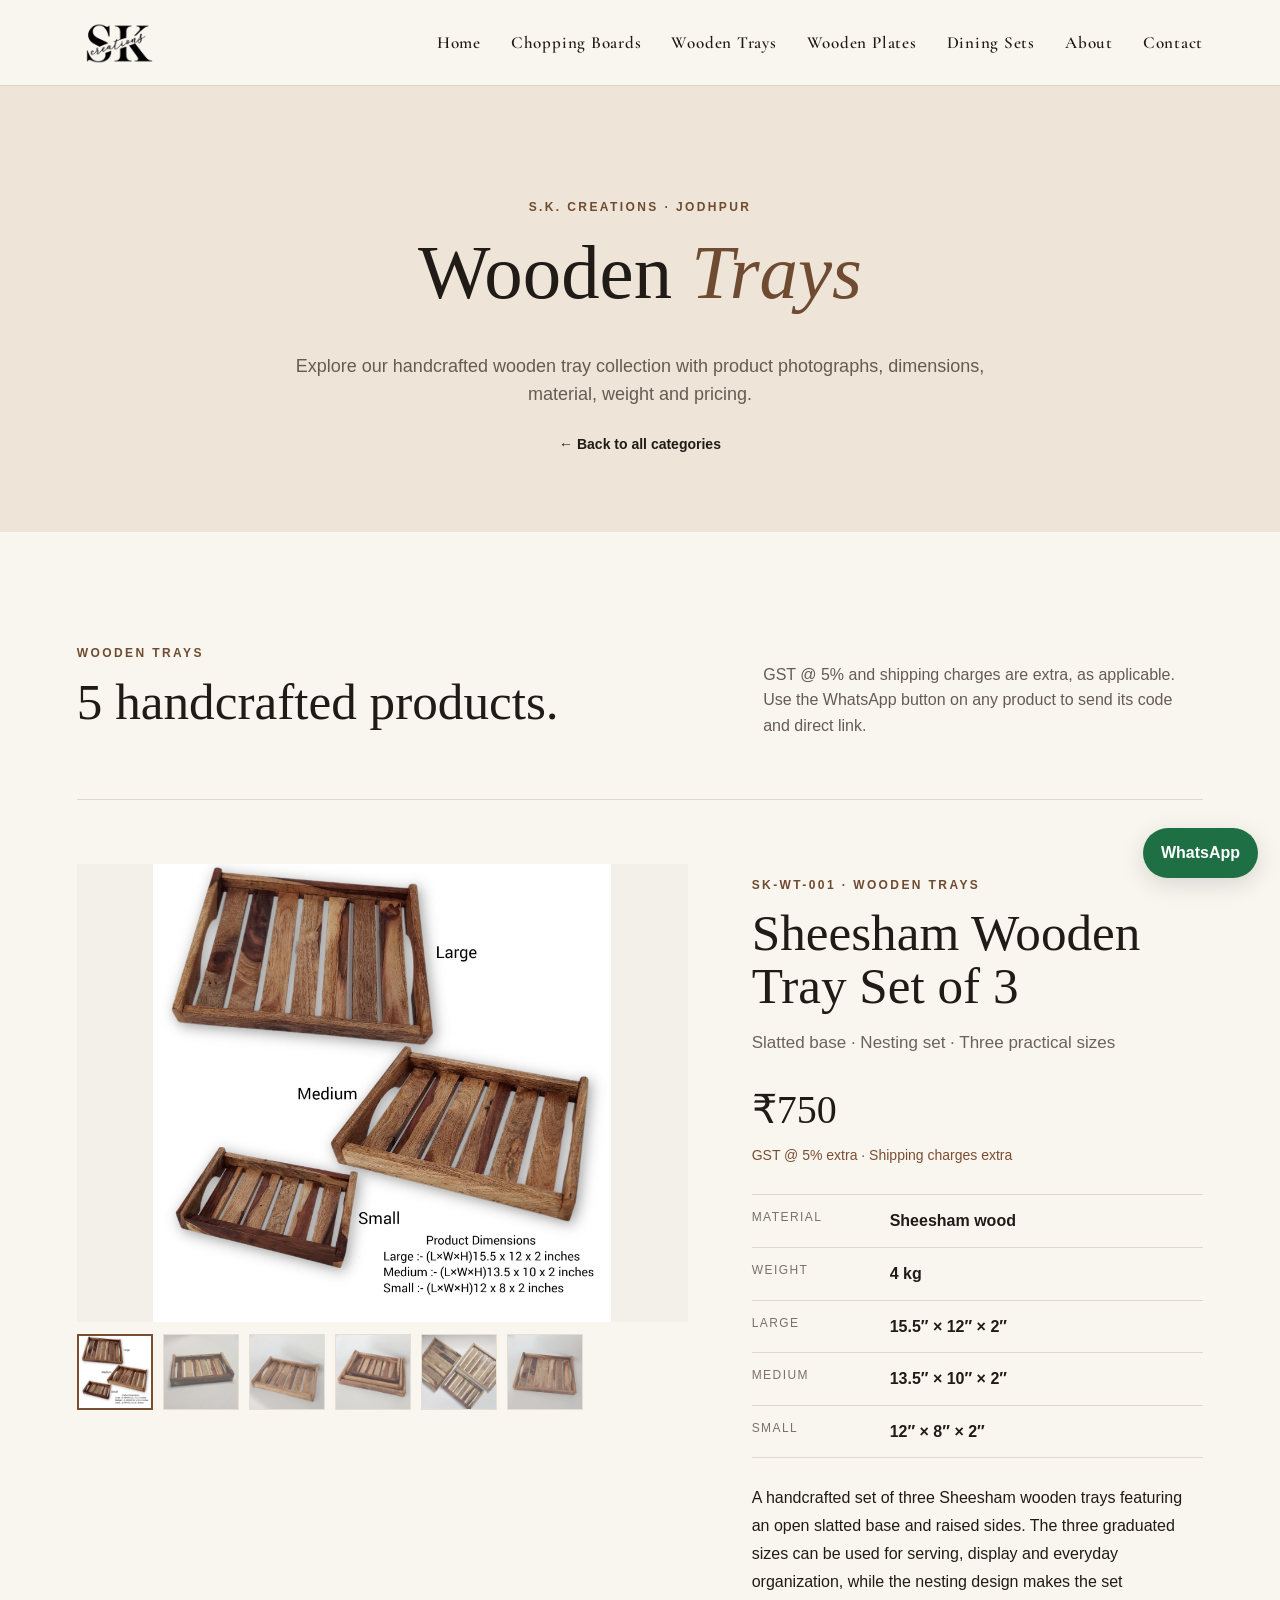
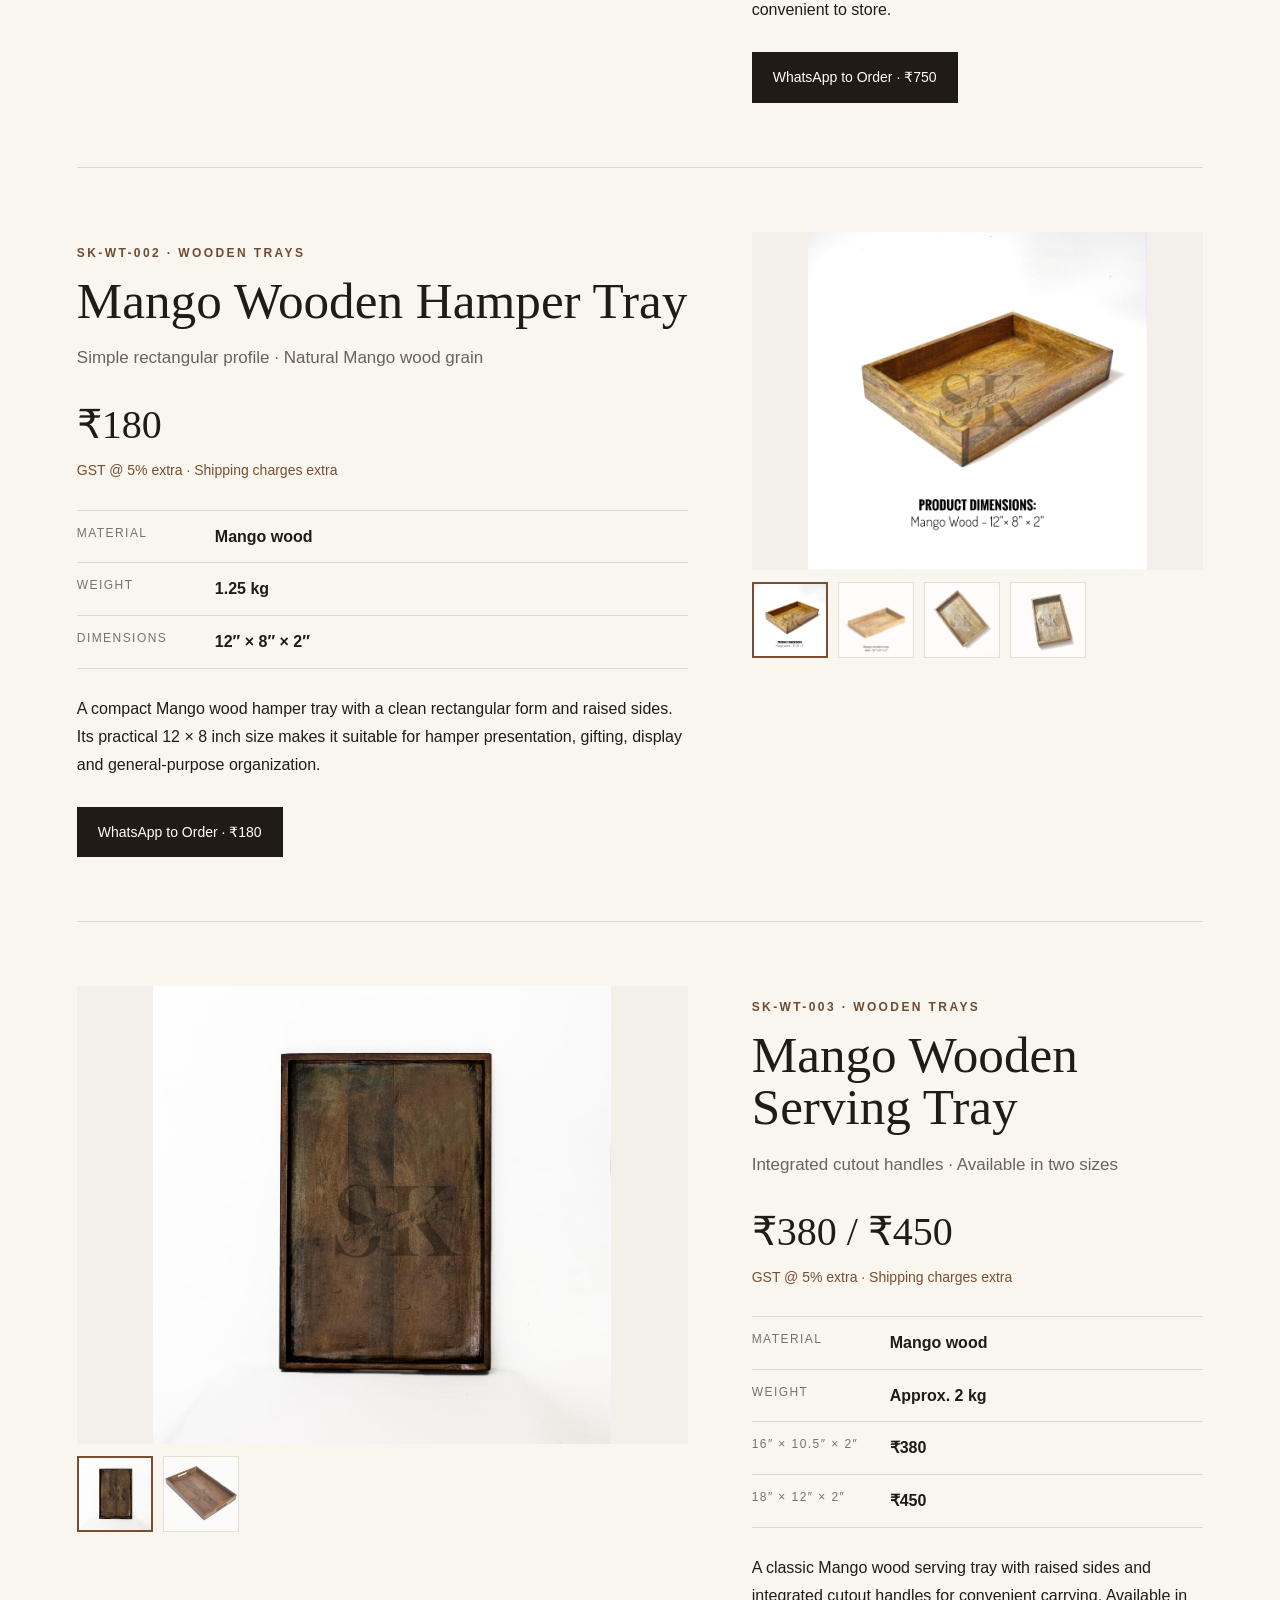
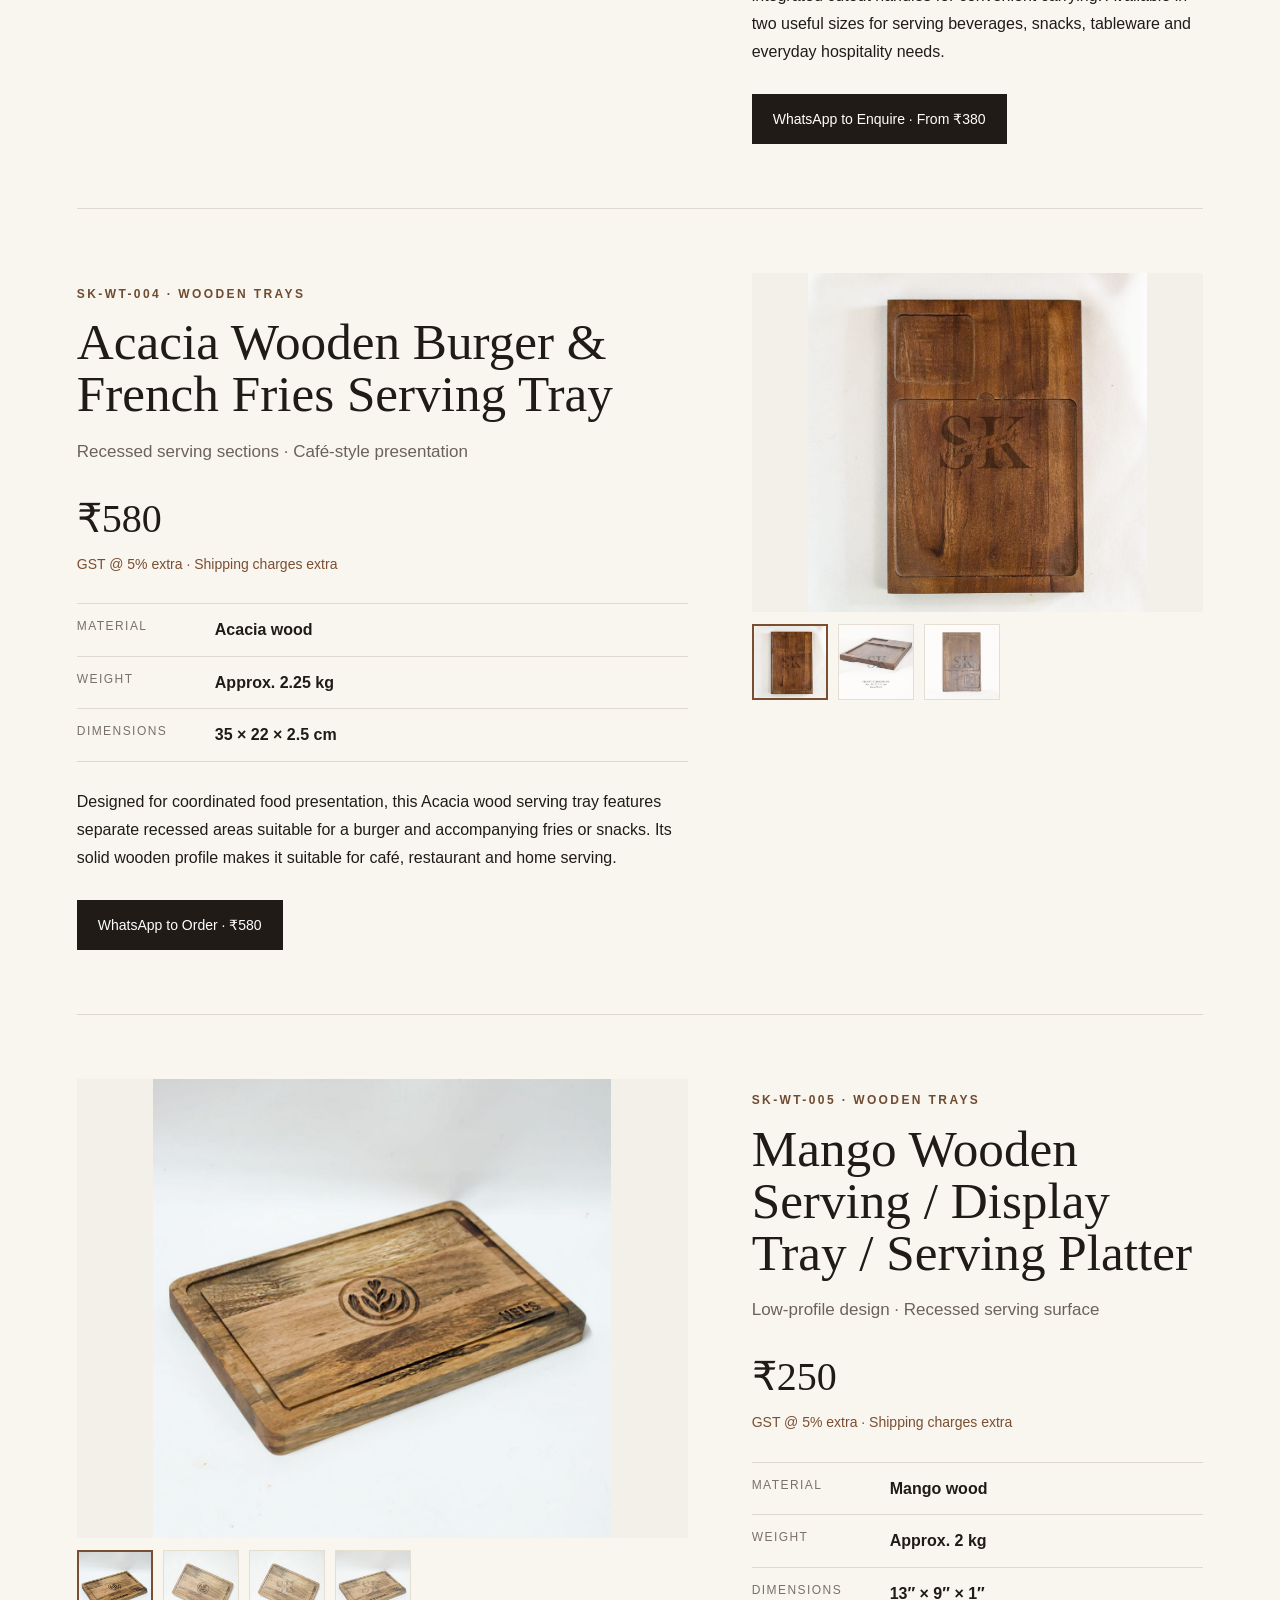
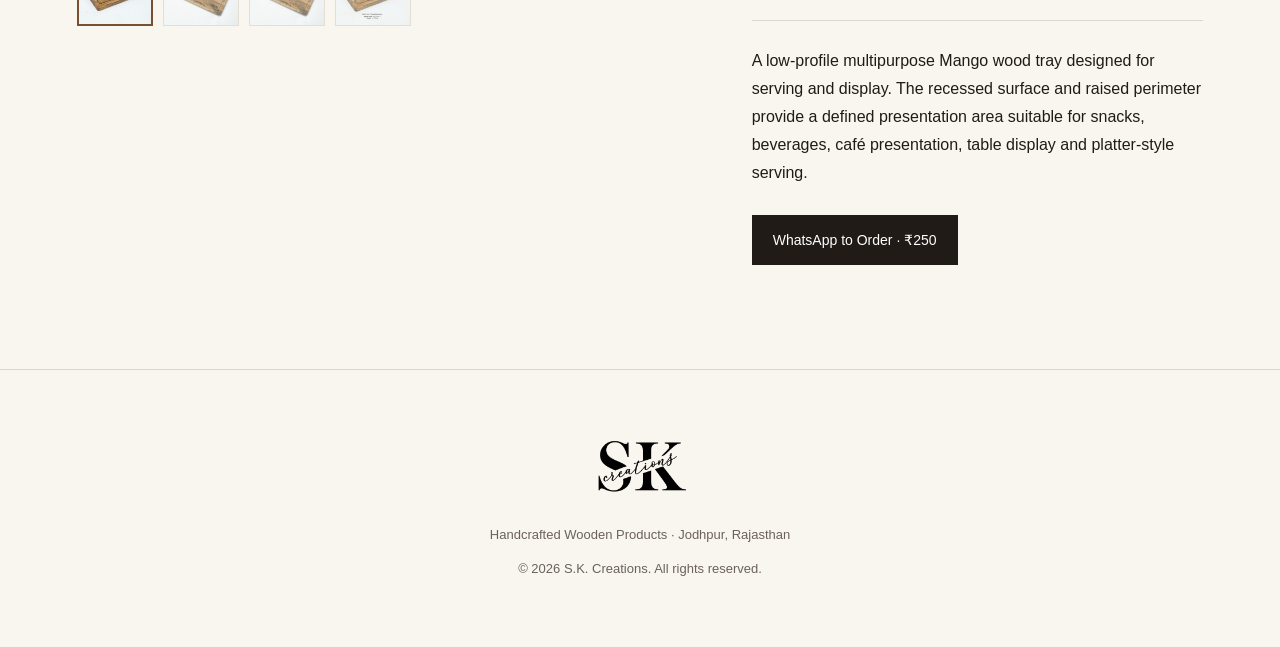
<file: wooden-trays.html>
<!doctype html>
<html lang="en">
<head>
<meta charset="utf-8"><meta name="viewport" content="width=device-width,initial-scale=1">
<title>Wooden Trays | S.K. Creations</title>
<meta name="description" content="Browse handcrafted wooden trays from S.K. Creations, Jodhpur.">
<link rel="stylesheet" href="style.css">
</head>
<body>
<header class="header"><a class="brand" href="index.html"><img src="logo.png" alt="S.K. Creations logo"></a><button class="menu" aria-label="Open menu">☰</button><nav><a href="index.html">Home</a><a href="chopping-boards.html">Chopping Boards</a><a href="wooden-trays.html">Wooden Trays</a><a href="wooden-plates.html">Wooden Plates</a><a href="wooden-dining-set.html">Dining Sets</a><a href="index.html#about">About</a><a href="index.html#contact">Contact</a></nav></header>
<main>
<section class="category-hero"><p class="eyebrow">S.K. CREATIONS · JODHPUR</p><h1>Wooden <em>Trays</em></h1><p>Explore our handcrafted wooden tray collection with product photographs, dimensions, material, weight and pricing.</p><a class="text-link" href="index.html#categories">← Back to all categories</a></section>
<section class="section product-catalogue"><div class="section-head"><div><p class="eyebrow">WOODEN TRAYS</p><h2>5 handcrafted products.</h2></div><p>GST @ 5% and shipping charges are extra, as applicable. Use the WhatsApp button on any product to send its code and direct link.</p></div>

<article class="product-detail" id="SK-WT-001">
<div class="product-gallery"><div class="main-product-image"><img id="wt1-main" src="SK-WT-001-main.jpeg" alt="Sheesham wooden tray set of three"></div><div class="thumb-row scroll-thumbs">
<button class="thumb active" data-gallery="wt1-main" data-src="SK-WT-001-main.jpeg"><img src="SK-WT-001-main.jpeg" alt="Sheesham tray set sizes"></button>
<button class="thumb" data-gallery="wt1-main" data-src="SK-WT-001-view-02.jpeg"><img src="SK-WT-001-view-02.jpeg" alt="Sheesham wooden tray"></button>
<button class="thumb" data-gallery="wt1-main" data-src="SK-WT-001-view-03.jpeg"><img src="SK-WT-001-view-03.jpeg" alt="Sheesham tray alternate view"></button>
<button class="thumb" data-gallery="wt1-main" data-src="SK-WT-001-view-04.jpeg"><img src="SK-WT-001-view-04.jpeg" alt="Nested Sheesham trays"></button>
<button class="thumb" data-gallery="wt1-main" data-src="SK-WT-001-view-05.jpeg"><img src="SK-WT-001-view-05.jpeg" alt="Sheesham tray set top view"></button>
<button class="thumb" data-gallery="wt1-main" data-src="SK-WT-001-view-06.jpeg"><img src="SK-WT-001-view-06.jpeg" alt="Large Sheesham tray"></button>
</div></div>
<div class="product-info"><p class="eyebrow">SK-WT-001 · WOODEN TRAYS</p><h2>Sheesham Wooden Tray Set of 3</h2><p class="product-subtitle">Slatted base · Nesting set · Three practical sizes</p><div class="price">₹750</div><p class="tax-note">GST @ 5% extra · Shipping charges extra</p>
<dl class="specs"><div><dt>Material</dt><dd>Sheesham wood</dd></div><div><dt>Weight</dt><dd>4 kg</dd></div><div><dt>Large</dt><dd>15.5″ × 12″ × 2″</dd></div><div><dt>Medium</dt><dd>13.5″ × 10″ × 2″</dd></div><div><dt>Small</dt><dd>12″ × 8″ × 2″</dd></div></dl>
<p class="product-description">A handcrafted set of three Sheesham wooden trays featuring an open slatted base and raised sides. The three graduated sizes can be used for serving, display and everyday organization, while the nesting design makes the set convenient to store.</p>
<a class="btn product-wa" target="_blank" rel="noopener" href="https://wa.me/919468563332?text=Hello%20S.K.%20Creations%2C%20I%20am%20interested%20in%20SK-WT-001%20%E2%80%93%20Sheesham%20Wooden%20Tray%20Set%20of%203.%0AProduct%20Link%3A%20https%3A%2F%2Fsk-creations.in%2Fwooden-trays.html%23SK-WT-001%0APlease%20share%20availability%20and%20final%20price%20including%20GST%20and%20shipping.">WhatsApp to Order · ₹750</a></div></article>

<article class="product-detail reverse" id="SK-WT-002">
<div class="product-gallery"><div class="main-product-image"><img id="wt2-main" src="SK-WT-002-main.jpeg" alt="Mango wooden hamper tray"></div><div class="thumb-row">
<button class="thumb active" data-gallery="wt2-main" data-src="SK-WT-002-main.jpeg"><img src="SK-WT-002-main.jpeg" alt="Mango hamper tray dimension view"></button>
<button class="thumb" data-gallery="wt2-main" data-src="SK-WT-002-view-02.jpeg"><img src="SK-WT-002-view-02.jpeg" alt="Mango hamper tray side view"></button>
<button class="thumb" data-gallery="wt2-main" data-src="SK-WT-002-view-03.jpeg"><img src="SK-WT-002-view-03.jpeg" alt="Mango hamper tray top view"></button>
<button class="thumb" data-gallery="wt2-main" data-src="SK-WT-002-view-04.jpeg"><img src="SK-WT-002-view-04.jpeg" alt="Mango hamper tray alternate view"></button>
</div></div>
<div class="product-info"><p class="eyebrow">SK-WT-002 · WOODEN TRAYS</p><h2>Mango Wooden Hamper Tray</h2><p class="product-subtitle">Simple rectangular profile · Natural Mango wood grain</p><div class="price">₹180</div><p class="tax-note">GST @ 5% extra · Shipping charges extra</p>
<dl class="specs"><div><dt>Material</dt><dd>Mango wood</dd></div><div><dt>Weight</dt><dd>1.25 kg</dd></div><div><dt>Dimensions</dt><dd>12″ × 8″ × 2″</dd></div></dl>
<p class="product-description">A compact Mango wood hamper tray with a clean rectangular form and raised sides. Its practical 12 × 8 inch size makes it suitable for hamper presentation, gifting, display and general-purpose organization.</p>
<a class="btn product-wa" target="_blank" rel="noopener" href="https://wa.me/919468563332?text=Hello%20S.K.%20Creations%2C%20I%20am%20interested%20in%20SK-WT-002%20%E2%80%93%20Mango%20Wooden%20Hamper%20Tray.%0AProduct%20Link%3A%20https%3A%2F%2Fsk-creations.in%2Fwooden-trays.html%23SK-WT-002%0APlease%20share%20availability%20and%20final%20price%20including%20GST%20and%20shipping.">WhatsApp to Order · ₹180</a></div></article>

<article class="product-detail" id="SK-WT-003">
<div class="product-gallery"><div class="main-product-image"><img id="wt3-main" src="SK-WT-003-main.jpeg" alt="Mango wooden serving tray with handles"></div><div class="thumb-row">
<button class="thumb active" data-gallery="wt3-main" data-src="SK-WT-003-main.jpeg"><img src="SK-WT-003-main.jpeg" alt="Mango serving tray top view"></button>
<button class="thumb" data-gallery="wt3-main" data-src="SK-WT-003-view-02.jpeg"><img src="SK-WT-003-view-02.jpeg" alt="Mango serving tray perspective view"></button>
</div></div>
<div class="product-info"><p class="eyebrow">SK-WT-003 · WOODEN TRAYS</p><h2>Mango Wooden Serving Tray</h2><p class="product-subtitle">Integrated cutout handles · Available in two sizes</p><div class="price">₹380 / ₹450</div><p class="tax-note">GST @ 5% extra · Shipping charges extra</p>
<dl class="specs"><div><dt>Material</dt><dd>Mango wood</dd></div><div><dt>Weight</dt><dd>Approx. 2 kg</dd></div><div><dt>16″ × 10.5″ × 2″</dt><dd>₹380</dd></div><div><dt>18″ × 12″ × 2″</dt><dd>₹450</dd></div></dl>
<p class="product-description">A classic Mango wood serving tray with raised sides and integrated cutout handles for convenient carrying. Available in two useful sizes for serving beverages, snacks, tableware and everyday hospitality needs.</p>
<a class="btn product-wa" target="_blank" rel="noopener" href="https://wa.me/919468563332?text=Hello%20S.K.%20Creations%2C%20I%20am%20interested%20in%20SK-WT-003%20%E2%80%93%20Mango%20Wooden%20Serving%20Tray.%0AProduct%20Link%3A%20https%3A%2F%2Fsk-creations.in%2Fwooden-trays.html%23SK-WT-003%0APlease%20share%20availability%20and%20final%20price%20including%20GST%20and%20shipping.">WhatsApp to Enquire · From ₹380</a></div></article>

<article class="product-detail reverse" id="SK-WT-004">
<div class="product-gallery"><div class="main-product-image"><img id="wt4-main" src="SK-WT-004-main.jpeg" alt="Acacia wooden burger and French fries serving tray"></div><div class="thumb-row">
<button class="thumb active" data-gallery="wt4-main" data-src="SK-WT-004-main.jpeg"><img src="SK-WT-004-main.jpeg" alt="Acacia burger serving tray top view"></button>
<button class="thumb" data-gallery="wt4-main" data-src="SK-WT-004-view-02.jpeg"><img src="SK-WT-004-view-02.jpeg" alt="Acacia burger serving tray perspective"></button>
<button class="thumb" data-gallery="wt4-main" data-src="SK-WT-004-view-03.jpeg"><img src="SK-WT-004-view-03.jpeg" alt="Acacia burger serving tray alternate orientation"></button>
</div></div>
<div class="product-info"><p class="eyebrow">SK-WT-004 · WOODEN TRAYS</p><h2>Acacia Wooden Burger &amp; French Fries Serving Tray</h2><p class="product-subtitle">Recessed serving sections · Café-style presentation</p><div class="price">₹580</div><p class="tax-note">GST @ 5% extra · Shipping charges extra</p>
<dl class="specs"><div><dt>Material</dt><dd>Acacia wood</dd></div><div><dt>Weight</dt><dd>Approx. 2.25 kg</dd></div><div><dt>Dimensions</dt><dd>35 × 22 × 2.5 cm</dd></div></dl>
<p class="product-description">Designed for coordinated food presentation, this Acacia wood serving tray features separate recessed areas suitable for a burger and accompanying fries or snacks. Its solid wooden profile makes it suitable for café, restaurant and home serving.</p>
<a class="btn product-wa" target="_blank" rel="noopener" href="https://wa.me/919468563332?text=Hello%20S.K.%20Creations%2C%20I%20am%20interested%20in%20SK-WT-004%20%E2%80%93%20Acacia%20Wooden%20Burger%20%26%20French%20Fries%20Serving%20Tray.%0AProduct%20Link%3A%20https%3A%2F%2Fsk-creations.in%2Fwooden-trays.html%23SK-WT-004%0APlease%20share%20availability%20and%20final%20price%20including%20GST%20and%20shipping.">WhatsApp to Order · ₹580</a></div></article>

<article class="product-detail" id="SK-WT-005">
<div class="product-gallery"><div class="main-product-image"><img id="wt5-main" src="SK-WT-005-main.jpeg" alt="Mango wooden serving and display tray"></div><div class="thumb-row">
<button class="thumb active" data-gallery="wt5-main" data-src="SK-WT-005-main.jpeg"><img src="SK-WT-005-main.jpeg" alt="Mango display tray branded view"></button>
<button class="thumb" data-gallery="wt5-main" data-src="SK-WT-005-view-02.jpeg"><img src="SK-WT-005-view-02.jpeg" alt="Mango serving platter decorative view"></button>
<button class="thumb" data-gallery="wt5-main" data-src="SK-WT-005-view-03.jpeg"><img src="SK-WT-005-view-03.jpeg" alt="Mango serving platter plain view"></button>
<button class="thumb" data-gallery="wt5-main" data-src="SK-WT-005-view-04.jpeg"><img src="SK-WT-005-view-04.jpeg" alt="Mango serving platter dimensions"></button>
</div></div>
<div class="product-info"><p class="eyebrow">SK-WT-005 · WOODEN TRAYS</p><h2>Mango Wooden Serving / Display Tray / Serving Platter</h2><p class="product-subtitle">Low-profile design · Recessed serving surface</p><div class="price">₹250</div><p class="tax-note">GST @ 5% extra · Shipping charges extra</p>
<dl class="specs"><div><dt>Material</dt><dd>Mango wood</dd></div><div><dt>Weight</dt><dd>Approx. 2 kg</dd></div><div><dt>Dimensions</dt><dd>13″ × 9″ × 1″</dd></div></dl>
<p class="product-description">A low-profile multipurpose Mango wood tray designed for serving and display. The recessed surface and raised perimeter provide a defined presentation area suitable for snacks, beverages, café presentation, table display and platter-style serving.</p>
<a class="btn product-wa" target="_blank" rel="noopener" href="https://wa.me/919468563332?text=Hello%20S.K.%20Creations%2C%20I%20am%20interested%20in%20SK-WT-005%20%E2%80%93%20Mango%20Wooden%20Serving%20%2F%20Display%20Tray%20%2F%20Serving%20Platter.%0AProduct%20Link%3A%20https%3A%2F%2Fsk-creations.in%2Fwooden-trays.html%23SK-WT-005%0APlease%20share%20availability%20and%20final%20price%20including%20GST%20and%20shipping.">WhatsApp to Order · ₹250</a></div></article>

</section></main>
<footer><img src="logo.png" alt="S.K. Creations"><p>Handcrafted Wooden Products · Jodhpur, Rajasthan</p><p>© <span id="year"></span> S.K. Creations. All rights reserved.</p></footer>
<a class="floating-wa wa" data-product="S.K. Creations products" href="#" aria-label="Chat on WhatsApp">WhatsApp</a>
<script src="script.js"></script>
</body></html>
</file>
<file: style.css>
@import url('https://fonts.googleapis.com/css2?family=Cormorant+Garamond:wght@600&display=swap');
:root{--ink:#201b17;--brown:#6f4b31;--sand:#eee5d8;--cream:#f9f6f0;--white:#fff;--line:#ded5ca}*{box-sizing:border-box}html{scroll-behavior:smooth}body{margin:0;color:var(--ink);background:var(--cream);font-family:Arial,Helvetica,sans-serif;line-height:1.6}.header{height:86px;display:flex;align-items:center;justify-content:space-between;padding:8px 6vw;background:rgba(249,246,240,.96);position:sticky;top:0;z-index:20;border-bottom:1px solid var(--line)}.brand img{width:82px;height:66px;object-fit:contain}.header nav{display:flex;gap:30px}.header nav a,.text-link{color:var(--ink);text-decoration:none;font-size:14px}.menu{display:none;background:none;border:0;font-size:26px}.hero{min-height:calc(100vh - 86px);display:grid;grid-template-columns:1fr 1fr}.hero-copy{padding:10vw 7vw;display:flex;flex-direction:column;justify-content:center}.eyebrow{letter-spacing:.2em;font-size:12px;font-weight:700;color:var(--brown)}h1,h2,h3{font-family:Georgia,'Times New Roman',serif;line-height:1.05;margin:.2em 0 .5em}h1{font-size:clamp(44px,6vw,88px);font-weight:400}h1 em{color:var(--brown)}h2{font-size:clamp(34px,4vw,58px);font-weight:400}.hero-copy>p:not(.eyebrow){max-width:590px;font-size:18px;color:#5b5148}.hero-image img,.about-image img{width:100%;height:100%;object-fit:cover}.actions{display:flex;gap:12px;flex-wrap:wrap;margin-top:24px}.btn{display:inline-block;background:var(--ink);color:white;text-decoration:none;padding:13px 20px;border:1px solid var(--ink);font-size:14px}.btn.outline{background:transparent;color:var(--ink)}.intro{text-align:center;padding:100px 20px;max-width:900px;margin:auto}.intro>p:last-child{max-width:650px;margin:auto;color:#655b52}.section{padding:100px 6vw}.section-head{display:flex;justify-content:space-between;align-items:end;gap:40px;margin-bottom:45px}.section-head>p{max-width:440px;color:#655b52}.grid.products{display:grid;grid-template-columns:repeat(3,1fr);gap:22px}.card{background:white;border:1px solid var(--line)}.card img{width:100%;aspect-ratio:1/1;object-fit:cover}.card>div{padding:24px}.card h3{font-size:27px}.card strong{display:block;font-size:13px;color:var(--brown);margin:16px 0 8px}.text-link{font-weight:700}.feature{grid-column:span 2;display:grid;grid-template-columns:1.2fr 1fr}.feature img{height:100%;aspect-ratio:auto}.feature>div{display:flex;flex-direction:column;justify-content:center;align-items:flex-start}.about{display:grid;grid-template-columns:1fr 1fr;background:#2c251f;color:white}.about-image{min-height:650px}.about-copy{padding:10vw 8vw;display:flex;flex-direction:column;justify-content:center}.about-copy .eyebrow{color:#d7b999}.about-copy p{color:#e1d9d0}.location{font-weight:700}.gallery-grid{columns:4 240px;column-gap:14px}.gallery-grid img{width:100%;display:block;margin:0 0 14px;break-inside:avoid}.contact{margin:60px 6vw 100px;background:var(--sand);padding:70px;display:grid;grid-template-columns:1fr 1fr;gap:60px}.contact-card{display:flex;flex-direction:column;justify-content:center;align-items:flex-start;gap:18px}.contact-card>a:not(.btn){color:var(--ink)}footer{text-align:center;padding:55px 20px;border-top:1px solid var(--line);font-size:13px;color:#6b6259}footer img{width:110px;height:80px;object-fit:contain}.floating-wa{position:fixed;right:22px;bottom:22px;background:#1f6f45;color:#fff;padding:12px 18px;border-radius:30px;text-decoration:none;font-weight:700;z-index:30;box-shadow:0 6px 25px #0002}@media(max-width:850px){.header nav{display:none;position:absolute;top:86px;left:0;right:0;background:var(--cream);padding:25px 6vw;flex-direction:column;border-bottom:1px solid var(--line)}.header nav.open{display:flex}.menu{display:block}.hero{grid-template-columns:1fr}.hero-copy{padding:80px 7vw}.hero-image{height:60vh}.section-head{display:block}.grid.products{grid-template-columns:1fr 1fr}.feature{grid-column:span 2}.about{grid-template-columns:1fr}.about-image{min-height:450px}.contact{grid-template-columns:1fr;padding:45px 28px}}@media(max-width:560px){.grid.products{grid-template-columns:1fr}.feature{grid-column:auto;display:block}.section{padding:75px 5vw}.contact{margin:30px 5vw 70px}.gallery-grid{columns:2}.hero-image{height:52vh}}

/* Product catalogue upgrade */
.product-catalogue{padding-bottom:40px}.product-detail{display:grid;grid-template-columns:minmax(0,1.15fr) minmax(320px,.85fr);gap:64px;align-items:start;padding:64px 0;border-top:1px solid #ded8cf}.product-detail:first-of-type{margin-top:26px}.product-detail.reverse .product-gallery{order:2}.product-detail.reverse .product-info{order:1}.main-product-image{background:#f3f0ea;aspect-ratio:4/3;overflow:hidden}.main-product-image img{width:100%;height:100%;object-fit:contain;display:block}.thumb-row{display:flex;gap:10px;margin-top:12px;overflow-x:auto;padding-bottom:6px}.thumb{border:1px solid #ddd5c9;background:#fff;padding:0;width:76px;height:76px;flex:0 0 76px;cursor:pointer;opacity:.72}.thumb.active{border:2px solid #7a4e31;opacity:1}.thumb img{width:100%;height:100%;object-fit:cover;display:block}.product-info h2{font-size:clamp(34px,4vw,58px);line-height:1.02;margin:10px 0 12px}.product-subtitle{font-size:17px;color:#6b625a;margin-bottom:22px}.price{font-family:Georgia,serif;font-size:40px;margin:10px 0 2px}.tax-note{font-size:14px;color:#7a4e31;margin:0 0 28px}.specs{border-top:1px solid #ded8cf;margin:0 0 26px}.specs div{display:grid;grid-template-columns:120px 1fr;gap:18px;padding:13px 0;border-bottom:1px solid #ded8cf}.specs dt{font-size:12px;text-transform:uppercase;letter-spacing:.12em;color:#7a7169}.specs dd{margin:0;font-weight:600}.product-description{line-height:1.75;margin-bottom:28px}.product-wa{display:inline-block}.scroll-thumbs{scrollbar-width:thin}@media(max-width:850px){.product-detail{grid-template-columns:1fr;gap:28px;padding:44px 0}.product-detail.reverse .product-gallery,.product-detail.reverse .product-info{order:initial}.product-info h2{font-size:38px}.main-product-image{aspect-ratio:1/1}.thumb{width:64px;height:64px;flex-basis:64px}.specs div{grid-template-columns:105px 1fr}}


/* Category pages */
.category-grid{display:grid;grid-template-columns:repeat(2,1fr);gap:24px}.category-card{display:grid;grid-template-columns:1fr 1fr;background:#fff;border:1px solid var(--line);color:var(--ink);text-decoration:none;min-height:320px;transition:transform .2s ease,box-shadow .2s ease}.category-card:hover{transform:translateY(-3px);box-shadow:0 12px 30px #0001}.category-card img{width:100%;height:100%;min-height:320px;object-fit:cover}.category-card>div{padding:38px;display:flex;flex-direction:column;justify-content:center;align-items:flex-start}.category-card h3{font-size:34px}.category-card span{font-weight:700;color:var(--brown)}.category-hero{padding:100px 7vw 75px;background:var(--sand);text-align:center}.category-hero h1{font-size:clamp(46px,6vw,82px)}.category-hero>p:not(.eyebrow){max-width:700px;margin:0 auto 22px;color:#655b52;font-size:18px}.category-placeholder{display:grid;grid-template-columns:1fr 1fr;gap:70px;align-items:center;min-height:560px}.placeholder-image img{width:100%;height:520px;object-fit:cover}.category-placeholder>div:last-child p:not(.eyebrow){max-width:560px;color:#655b52;margin-bottom:26px}@media(max-width:1000px){.header nav{gap:15px}.header nav a{font-size:12px}}@media(max-width:850px){.category-grid{grid-template-columns:1fr}.category-card{grid-template-columns:1fr 1fr}.category-placeholder{grid-template-columns:1fr;gap:30px}.placeholder-image img{height:420px}.category-hero{padding:75px 6vw 55px}}@media(max-width:560px){.category-card{grid-template-columns:1fr}.category-card img{min-height:250px;height:250px}.category-card>div{padding:28px}.category-card h3{font-size:30px}.placeholder-image img{height:320px}}

/* Behind the Craft */
.craft-section{background:#f1ebe2}.craft-media{display:grid;grid-template-columns:1fr 1fr;gap:24px;align-items:stretch}.craft-media figure{margin:0;background:#fff;border:1px solid var(--line);overflow:hidden}.craft-photo img,.craft-video video{display:block;width:100%;height:620px;object-fit:cover;background:#1d1916}.craft-video video{object-fit:contain}.craft-media figcaption{padding:15px 18px;color:#655b52;font-size:14px}.craft-section .section-head>p{max-width:520px}@media(max-width:850px){.craft-media{grid-template-columns:1fr}.craft-photo img,.craft-video video{height:auto;max-height:70vh}.craft-video video{aspect-ratio:9/16}}

/* Contact address */
.contact-address{display:flex;flex-direction:column;gap:.3rem;margin-top:.35rem}.contact-address strong{font-size:1.05rem}.contact-address .map-btn{margin-top:.65rem;align-self:flex-start;text-decoration:none}

/* Premium navigation typography */
.header nav a{font-family:'Cormorant Garamond',Georgia,'Times New Roman',serif;font-size:17px;font-weight:600;letter-spacing:.045em;}
@media(max-width:1000px){.header nav a{font-size:16px;}}
@media(max-width:850px){.header nav a{font-size:19px;letter-spacing:.035em;}}

/* Homepage customer reviews */
.reviews-section{background:#f8f4ee}.reviews-heading{text-align:center;max-width:720px;margin:0 auto 40px}.reviews-heading>p:last-child{color:#655b52}.reviews-grid{display:grid;grid-template-columns:repeat(3,minmax(0,1fr));gap:20px}.review-card{display:flex;flex-direction:column;gap:13px;padding:28px;background:#fff;border:1px solid var(--line);box-shadow:0 6px 22px rgba(40,28,17,.04);min-height:195px}.review-stars{font-size:22px;letter-spacing:2px;color:#c89128;line-height:1.1}.review-stars .unfilled{color:#bcb6af}.review-quote{font-family:Georgia,'Times New Roman',serif;font-size:18px;line-height:1.5;margin:0;flex:1}.review-rating-only{color:#756d64;font-size:14px;margin:0;flex:1}.review-person{display:flex;flex-wrap:wrap;align-items:baseline;gap:5px 10px;font-size:14px;margin-top:auto}.review-location{color:#756d64;font-size:12px}@media(max-width:900px){.reviews-grid{grid-template-columns:repeat(2,minmax(0,1fr))}}@media(max-width:580px){.reviews-grid{grid-template-columns:1fr}.review-card{min-height:0;padding:23px}.reviews-section{padding-top:65px;padding-bottom:65px}}


/* Curated editorial homepage gallery — other site sections unchanged */
.gallery-curated{background:#f2ece3}
.gallery-intro{text-align:center;max-width:700px;margin:0 auto 42px}
.gallery-intro h2{margin-bottom:16px}
.gallery-intro>p:last-child{color:#6b6259;margin:0 auto}
.gallery-editorial{display:grid;grid-template-columns:1.2fr 1fr 1fr;grid-template-rows:270px 270px;gap:18px}
.gallery-tile{margin:0;position:relative;overflow:hidden;background:#e0d5c6}
.gallery-tile-feature{grid-row:span 2}
.gallery-tile-wide{grid-column:span 2}
.gallery-tile img{display:block;width:100%;height:100%;object-fit:cover;transition:transform .45s ease}
.gallery-tile:hover img{transform:scale(1.035)}
.gallery-tile:after{content:"";position:absolute;inset:45% 0 0;background:linear-gradient(transparent,rgba(18,13,9,.55));pointer-events:none}
.gallery-tile figcaption{position:absolute;bottom:20px;left:22px;right:20px;color:white;font-family:Georgia,serif;font-size:21px;z-index:1}
@media(max-width:850px){.gallery-editorial{grid-template-columns:1fr 1fr;grid-template-rows:330px 230px 230px}.gallery-tile-feature{grid-column:span 2;grid-row:span 1}.gallery-tile-wide{grid-column:span 2}}
@media(max-width:560px){.gallery-editorial{grid-template-columns:1fr 1fr;grid-template-rows:270px 190px 210px;gap:10px}.gallery-tile figcaption{font-size:16px;left:12px;bottom:12px}.gallery-intro{margin-bottom:28px}}


/* Gallery reset: equal-size tiles, no oversized images or text overlays */
.gallery-simple{background:var(--cream)}
.gallery-simple .simple-gallery-grid{display:grid!important;grid-template-columns:repeat(4,minmax(0,1fr))!important;gap:16px!important;max-width:1250px;margin:0 auto}
.gallery-simple .simple-gallery-grid img{display:block!important;width:100%!important;max-width:100%!important;height:auto!important;aspect-ratio:4/5!important;object-fit:cover!important;border:0}
@media(max-width:850px){.gallery-simple .simple-gallery-grid{grid-template-columns:repeat(2,minmax(0,1fr))!important;gap:12px!important}}
@media(max-width:480px){.gallery-simple .simple-gallery-grid{gap:9px!important}.gallery-simple .simple-gallery-grid img{aspect-ratio:3/4!important}}

/* Bulk order enquiry banner */
.bulk-banner{margin:20px 6vw 70px;padding:48px 5vw;background:#e9ddcd;border:1px solid var(--line);display:flex;align-items:center;justify-content:space-between;gap:30px}
.bulk-banner h2{font-size:clamp(30px,3.4vw,46px);margin:5px 0 12px}
.bulk-banner p:not(.eyebrow){margin:0;max-width:520px;color:#5b5148}
.bulk-banner .btn{white-space:normal;text-align:center}
@media(max-width:750px){.bulk-banner{flex-direction:column;align-items:flex-start;margin:10px 5vw 50px;padding:30px 24px}.bulk-banner .btn{width:100%}}

/* Brand name beside original logo */
.header .brand{display:inline-flex;align-items:center;gap:13px;text-decoration:none;color:var(--ink);flex-shrink:0}
.header .brand-identity{display:flex;flex-direction:column;justify-content:center;gap:2px}
.header .brand-name{font-family:'Cormorant Garamond',Georgia,serif;font-size:clamp(22px,2.1vw,30px);font-weight:600;letter-spacing:.015em;line-height:1}
.header .brand-tagline{font-family:Arial,Helvetica,sans-serif;font-size:9px;letter-spacing:.13em;text-transform:uppercase;color:var(--brown);line-height:1.4}
@media(max-width:1100px){.header{padding-left:3vw;padding-right:3vw}.header nav{gap:12px}.header nav a{font-size:14px}}
@media(max-width:850px){.header{padding-left:5vw;padding-right:5vw}.header nav a{font-size:19px}}
@media(max-width:420px){.header .brand{gap:8px}.header .brand img{width:64px;height:58px}.header .brand-name{font-size:22px}.header .brand-tagline{font-size:8px;letter-spacing:.07em}}
</file>
